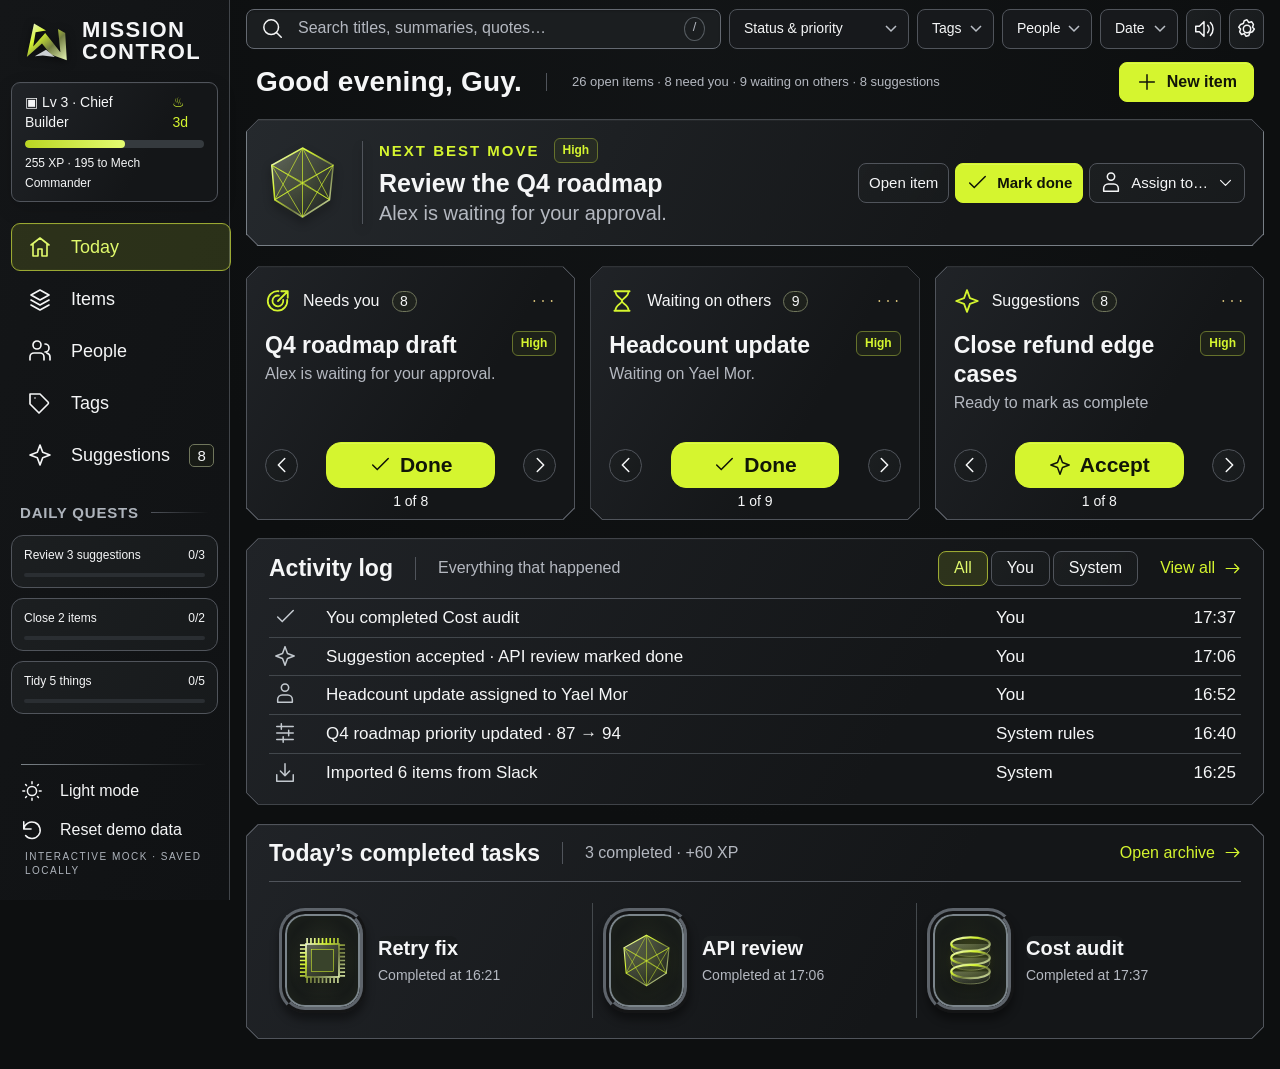
<file: docs/reference/mission-control-lime.html>
<!DOCTYPE html>
<html lang="en"><head><meta charset="utf-8"><meta name="viewport" content="width=device-width,initial-scale=1"><title>Mission Control — Charcoal &amp; Lime</title>
<style>
:root{--bg:#181715;--panel:#25211c;--panel2:#30271e;--text:#f5e9d5;--muted:#c7beb0;--line:#67543b;--gold:#e6b668;--dim:#9f8664;--cream:#f5d8a9;--shadow:0 8px 24px #0003;--side:264px;--font:'Segoe UI',Arial,sans-serif}*{box-sizing:border-box}body{margin:0;color:var(--text);background:radial-gradient(ellipse at 42% 0%,#30271d55,transparent 45%),var(--bg);font-family:var(--font);font-size:16px;line-height:1.4}button,input,select,textarea{font:inherit}button,a,input,select,textarea{-webkit-tap-highlight-color:transparent}button{cursor:pointer;color:inherit}button:disabled{opacity:.35;cursor:default}button:focus-visible,a:focus-visible,input:focus-visible,select:focus-visible,textarea:focus-visible{outline:2px solid var(--gold);outline-offset:4px}button,a{touch-action:manipulation}a{color:var(--cream)}button{background:linear-gradient(120deg,#3a30234d,#17171580);border:1px solid var(--line);border-radius:8px;padding:8px 16px;transition:background .18s,border-color .18s,box-shadow .18s;display:inline-flex;align-items:center;justify-content:center;gap:9px;white-space:nowrap}button:hover{background-color:#6b4b284d;border-color:var(--gold)}button.primary{color:#241b10;background:linear-gradient(#fff0d6,#e8bd82);border-color:#fce3bd;box-shadow:inset 0 1px 2px #fff8,0 3px 12px #0003;font-weight:650}button.primary:hover{background:linear-gradient(#fff5e2,#f5d5a1);box-shadow:0 0 16px #d99f4c33}.icon{width:22px;height:22px;flex-shrink:0;fill:none;stroke:currentColor;stroke-width:1.65;stroke-linecap:round;stroke-linejoin:round}.icon.small{width:17px;height:17px}.iconbtn{padding:8px;width:42px;height:40px;flex-shrink:0}.ghost{background:transparent;border-color:transparent;box-shadow:none}.gold{color:var(--gold)}.muted{color:var(--muted)}.small{font-size:14px}.micro{font-size:12px}.row{display:flex;align-items:center;gap:12px}.between{display:flex;align-items:center;justify-content:space-between;gap:16px}.grow{flex:1;min-width:0}.nowrap{white-space:nowrap}.stack{display:grid;gap:16px}h1,h2,h3,p{margin:0}h1{font-size:38px;line-height:1.2;font-weight:650;letter-spacing:.2px}h2{font-size:25px;font-weight:650;line-height:1.25}h3{font-size:23px;font-weight:650;line-height:1.3}p{color:var(--muted)}.panel{border:1px solid var(--line);border-radius:13px;background:linear-gradient(118deg,#44311e30,#26221d55 50%,#17171544);box-shadow:inset 0 1px 0 #e8c99b0c,var(--shadow);position:relative}.panel.accent{border-color:#bb8a4e;box-shadow:inset 0 0 35px #a56a2320,0 0 8px #cf943825,var(--shadow)}.active,.tab.active{border-color:#e9ba77;background:linear-gradient(110deg,#78512b8c,#47331d88);box-shadow:inset 0 0 14px #ffba4c25,0 0 9px #ffbd5633;color:#fff2d9}.textbtn{border:0;background:none;padding:5px 0;color:var(--text);box-shadow:none}.textbtn:hover{background:none;color:var(--gold)}.pill{border:1px solid var(--line);border-radius:8px;display:inline-flex;align-items:center;gap:8px;white-space:nowrap;padding:3px 10px;font-size:14px;background:linear-gradient(110deg,#51412a40,#211d1880)}.pill.needs{background:linear-gradient(110deg,#b17b385e,#6f4e2e6e);border-color:#886b48}.pill.waiting{background:#8c79552b}.pill.completed{color:#bdc78e;border-color:#707b4b}.counter{display:inline-flex;align-items:center;justify-content:center;border:1px solid var(--dim);padding:0 7px;border-radius:20px;font-size:14px;line-height:1.4;min-width:25px}.tagchip{font-size:14px;border:1px solid var(--line);border-radius:6px;padding:3px 10px;background:linear-gradient(#3d352d55,#211e1a55);display:inline-flex;align-items:center;gap:7px}.avatar{width:38px;height:38px;border:1px solid #bc9463;border-radius:50%;display:inline-flex;align-items:center;justify-content:center;background:linear-gradient(135deg,#795433,#30271e);flex-shrink:0;color:#f9ebd5;font-size:14px;box-shadow:inset 0 1px 4px #ffdfa818}.avatar.large{width:65px;height:65px;font-size:25px}.avatar.me{font-size:13px}.sidebar{width:var(--side);height:100dvh;position:fixed;top:0;left:0;padding:17px 15px 22px;display:flex;flex-direction:column;z-index:25;background:linear-gradient(100deg,#28241d,#211e19 70%,#29251e);border-right:1px solid #49402e;box-shadow:3px 0 20px #0003}.brand{display:flex;align-items:center;gap:18px;padding:0 11px 17px;letter-spacing:1.5px;font-size:25px;font-weight:650;line-height:1.02}.brand svg{width:48px;height:48px;filter:drop-shadow(0 2px 4px #0008)}.level{padding:10px 13px 9px;font-size:14px;border-radius:9px;margin-bottom:21px}.level .progress{height:8px;border-radius:5px;background:#544e42;margin:8px 0 5px;overflow:hidden}.level .progress>span{display:block;height:100%;width:56%;background:linear-gradient(90deg,#e7b76f,#ffe8bd);border-radius:inherit}.sidebar nav{display:grid;gap:4px}.nav{border:1px solid transparent;justify-content:flex-start;background:none;padding:11px 16px;font-size:20px;border-radius:9px;gap:19px;width:100%;line-height:1.25}.nav .counter{margin-left:auto;font-size:15px;border-radius:5px}.nav .icon{width:24px;height:24px}.quests{margin-top:23px}.section-label{color:#d1c0a2;letter-spacing:.8px;font-size:15px;font-weight:600}.quests .section-label{display:flex;gap:12px;align-items:center;margin:0 9px 12px}.quests .section-label:after{content:'';height:1px;background:linear-gradient(90deg,var(--line),transparent);flex:1}.quest{display:flex;align-items:center;justify-content:space-between;width:100%;padding:10px 13px;margin-bottom:10px;font-size:15px;box-shadow:inset 0 1px 2px #fff1}.sidebar-bottom{margin-top:auto;padding:16px 10px 0;display:grid;gap:2px}.sidebar-bottom:before{content:'';width:100%;height:1px;background:linear-gradient(90deg,#c6aa7b,transparent);margin-bottom:6px}.sidebar-bottom button{justify-content:flex-start;font-size:16px;padding:7px 0;gap:17px}.workspace{margin-left:var(--side);padding:0 16px 30px;max-width:1900px}.topbar{height:57px;display:flex;align-items:center;gap:14px}.search{display:flex;align-items:center;gap:12px;padding:7px 15px;border:1px solid var(--line);border-radius:8px;background:#15141265;min-width:0;height:40px;box-shadow:inset 0 1px 3px #0004}.search input{width:100%;border:0;background:none;color:var(--text);outline:0;min-width:0}.search input::placeholder{color:var(--muted)}.search kbd{font-family:inherit;font-size:13px;border:1px solid #5f513e;border-radius:50%;width:24px;height:24px;text-align:center;color:var(--muted)}.topbar select{max-width:170px}.select{border:1px solid var(--line);border-radius:8px;padding:7px 32px 7px 14px;color:var(--text);background:var(--bg);height:40px;cursor:pointer}option{background:#28231e;color:#f5e9d5}.page-head{display:flex;align-items:center;gap:24px;padding:4px 17px 25px 14px;min-height:102px}.page-head .emblem{width:115px;height:90px;border-right:1px solid var(--line);padding-right:24px;flex-shrink:0}.page-head .subtitle{font-size:18px;margin-top:5px;letter-spacing:.2px}.page-head .primary{margin-left:auto;padding:9px 22px;font-size:20px}.emblem{filter:drop-shadow(0 5px 5px #0007);color:var(--gold)}.tabs{display:flex;align-items:center;gap:3px}.tab{font-size:18px;padding:10px 25px;border-radius:8px;gap:12px}.view-tabs{margin-bottom:21px}.local-toolbar{display:flex;gap:18px;margin-bottom:17px}.local-toolbar .search{height:44px}.local-toolbar .select{height:44px}.cards{display:grid;grid-template-columns:repeat(2,minmax(0,1fr));gap:16px}.person-card,.tag-card{padding:18px 22px 13px;min-height:203px}.person-card:hover,.tag-card:hover{border-color:#b89463}.card-top{display:flex;align-items:center;gap:20px}.card-top .grow{padding-left:18px;border-left:1px solid var(--line)}.card-actions{align-self:flex-start;display:flex;gap:1px}.card-actions .iconbtn{width:30px;padding:3px;height:32px}.card-actions .starred svg{fill:var(--gold);stroke:var(--gold)}.card-counts{display:flex;align-items:center;gap:15px;margin-top:7px;flex-wrap:wrap}.card-counts .pill{padding:1px 9px}.card-divider{border-top:1px solid var(--line);margin-top:13px;padding-top:8px}.card-item{display:flex;gap:18px;align-items:flex-start}.card-item .icon{margin-top:4px}.card-item strong{font-size:19px;font-weight:600}.card-item p{font-size:15px;margin-top:1px}.card-link{display:flex;justify-content:flex-end;margin-top:5px}.tag-card{min-height:182px;padding-top:14px}.tag-card .card-top{gap:18px}.tag-icon{width:64px;height:64px;display:grid;place-items:center;flex-shrink:0;border:1px solid color-mix(in srgb,var(--accent),transparent 25%);border-radius:13px;background:linear-gradient(130deg,color-mix(in srgb,var(--accent),transparent 65%),#24211e);box-shadow:inset 0 2px 4px #fff1,0 4px 7px #0004;color:var(--accent)}.tag-icon .icon{width:39px;height:39px;stroke-width:1.25}.tag-card .card-divider{padding-top:2px;margin-top:12px}.tag-item{width:100%;display:flex;justify-content:flex-start;padding:6px 4px;border:0;border-radius:0;background:none;font-weight:600;font-size:17px;white-space:normal;text-align:left}.tag-item+.tag-item{border-top:1px solid #67543b66}.tag-item .icon:last-child{margin-left:auto}.bottom-strip{margin-top:24px;padding:17px 27px;min-height:77px}.bottom-strip>.icon{width:38px;height:38px;color:var(--gold)}.bottom-strip .grow{border-left:1px solid var(--line);padding-left:25px;margin-left:8px}.bottom-strip strong{font-size:21px;font-style:italic;font-weight:550}.pagination{display:flex;justify-content:space-between;align-items:center;gap:20px;margin-top:16px;padding:0 10px;color:var(--muted);font-size:14px}.pages{display:flex;gap:5px}.pages button{height:38px;min-width:38px;padding:6px 11px}.table-panel{padding:0 12px 16px}.table-toolbar{padding:17px 8px 14px}.table-wrap{overflow:auto}.items-table{width:100%;border-collapse:collapse;min-width:790px}.items-table th{color:var(--muted);font-size:16px;font-weight:400;text-align:left;padding:16px 12px;border-top:1px solid var(--line);border-bottom:1px solid var(--line)}.items-table td{padding:10px 12px;border-bottom:1px solid #7b6b575e;height:66px}.items-table th:first-child,.items-table td:first-child{width:45px;padding-left:17px;padding-right:4px}.items-table .title-cell{width:40%;cursor:pointer}.item-title{font-size:20px;font-weight:650;line-height:1.2;display:block;color:var(--text);text-decoration:none;text-align:left;background:none;border:0;padding:0;white-space:normal}.item-title:hover{color:var(--gold);background:none}.item-sub{font-size:15px;color:var(--muted);margin-top:3px}.items-table tr.highlight{background:linear-gradient(90deg,#9b713a38,transparent);box-shadow:inset 4px 0 #e6b65d}.items-table tr:hover td{background:#ab7f3610}.check{appearance:none;width:21px;height:21px;border:1px solid #d5bf9a;border-radius:4px;background:#18171533;cursor:pointer;display:inline-grid;place-content:center;vertical-align:middle;flex-shrink:0}.check:checked{background:#9c681d;border-color:#ffd785;box-shadow:0 0 6px #db9d4c55}.check:checked:after{content:'✓';color:#fff2d9;font-size:17px}.table-actions{display:flex;gap:9px;justify-content:flex-end}.table-actions .iconbtn{width:40px;height:36px}.board{display:grid;grid-template-columns:repeat(3,minmax(0,1fr));gap:16px}.board-column{padding:16px}.board-column h3{font-size:18px;margin-bottom:15px}.board-item{display:grid;gap:12px;width:100%;text-align:left;margin-bottom:10px;padding:16px;white-space:normal;justify-content:stretch}.board-item strong{font-size:17px}.board-item .pill{justify-self:start}.breadcrumb{padding:3px 17px 15px;display:flex;align-items:center;justify-content:space-between;gap:20px}.detail-head{padding-top:0;padding-bottom:22px;min-height:134px}.detail-head .primary{margin-left:0;white-space:nowrap}.detail-head .header-actions{margin-left:auto;display:flex;gap:13px}.detail-head h1{font-size:37px}.detail-head .emblem{height:102px;width:118px}.detail-head .pills{display:flex;gap:12px;margin-top:10px}.next-move{padding:20px 25px;display:flex;align-items:center;gap:28px;margin-bottom:20px;min-height:106px}.next-move>.icon{height:54px;width:54px;color:#ffd27e;filter:drop-shadow(0 0 7px #e8984644)}.next-move .grow{border-left:1px solid var(--line);padding-left:29px}.eyebrow{font-size:13px;letter-spacing:1px;font-weight:600;color:var(--cream);margin-bottom:1px}.next-move h2{font-size:25px;margin-bottom:3px}.next-move button{font-size:19px;font-weight:650}.detail-grid{display:grid;grid-template-columns:minmax(0,2fr) minmax(285px,1fr);gap:16px}.detail-content{min-height:620px}.detail-tabs{padding:6px 11px;border-bottom:1px solid var(--line)}.detail-tabs .tab{font-size:17px;padding:7px 20px}.detail-body{padding:17px 28px}.detail-body h2{margin-bottom:5px}.brief{font-size:16px;margin-bottom:20px}.checklist{display:grid;gap:6px;margin-top:10px}.checklist label{display:flex;align-items:center;gap:13px;cursor:pointer}.conversation{border-top:1px solid var(--line);margin-top:25px;padding-top:16px}.message{display:flex;gap:16px;margin-top:18px}.message .avatar{width:45px;height:45px}.message-body{border-left:1px solid var(--line);padding-left:14px}.message p{margin-top:2px;color:var(--text);font-size:15px}.message time{font-weight:400;color:#d5bc93;font-size:14px}.note-box{border:1px solid var(--line);border-radius:8px;margin-top:25px;padding:10px;display:flex;gap:15px;align-items:flex-end;background:#211d1933}.note-box textarea{resize:vertical;background:none;border:0;color:var(--text);width:100%;min-height:50px;font-size:15px;outline:0}.detail-card{padding:14px 23px 20px}.detail-card h3{font-size:21px;margin-bottom:8px}.detail-row{display:flex;gap:16px;align-items:center;border-top:1px solid var(--line);padding:10px 0;font-size:15px;min-height:44px}.detail-row .label{width:105px;flex-shrink:0}.detail-row button{padding:0;border:0;background:none;text-align:left;justify-content:flex-start;white-space:normal}.source-row{padding:13px 0;width:100%;justify-content:flex-start;border:0;border-top:1px solid var(--line);border-radius:0;background:none;font-size:15px;text-align:left;white-space:normal}.source-row .icon:last-child{margin-left:auto}.source-date{padding-top:17px;margin-top:10px;border-top:1px solid var(--line);font-size:14px;font-style:italic;color:var(--muted)}.greeting{padding:5px 10px 17px;display:flex;align-items:center;gap:24px}.greeting h1{font-size:34px}.greeting p{border-left:1px solid var(--line);padding-left:25px;font-size:16px}.greeting .primary{margin-left:auto}.today-hero{padding:18px 28px;min-height:120px;display:flex;gap:28px;align-items:center;margin-bottom:20px}.today-hero .emblem{width:98px;height:83px;border-right:1px solid var(--line);padding-right:22px}.today-hero h2{font-size:29px}.today-hero .eyebrow{color:#e0bf62;font-size:15px;letter-spacing:2px}.today-hero p{font-size:20px}.today-hero .actions{display:flex;gap:14px}.today-hero button{font-size:18px}.carousel-grid{display:grid;grid-template-columns:repeat(3,minmax(0,1fr));gap:15px;margin-bottom:18px}.carousel{padding:16px 28px 8px;min-height:235px;display:flex;flex-direction:column}.carousel .row{font-size:19px}.carousel .row .icon{color:#dec77c;width:26px;height:26px}.carousel .row .textbtn{margin-left:auto}.carousel h2{margin-top:12px;font-size:28px}.carousel p{font-size:19px;margin-top:3px}.carousel-controls{margin-top:auto;padding-top:28px;display:flex;align-items:center;justify-content:space-between;gap:13px}.carousel-controls .primary{min-width:58%;font-size:21px;padding:7px 15px;border-radius:15px}.round{border-radius:50%;height:33px;width:33px;padding:4px}.carousel-index{text-align:center;font-size:14px;padding-top:4px}.activity{padding:0 22px 12px;margin-bottom:19px}.panel-heading{display:flex;gap:22px;align-items:center;padding:12px 0;border-bottom:1px solid var(--line)}.panel-heading h2{font-size:28px}.panel-heading>p{border-left:1px solid var(--line);padding-left:22px;font-size:19px}.panel-heading .tabs{margin-left:auto}.panel-heading .tab{padding:5px 26px;font-size:16px}.panel-heading .textbtn{color:#d6bc69;white-space:nowrap}.activity-row{display:grid;grid-template-columns:32px 1fr 150px 70px;gap:20px;padding:7px 5px;border-bottom:1px solid #67543b5a;font-size:17px}.activity-row:last-child{border-bottom:0}.activity-row .icon{color:#d2bd84}.activity-row time{text-align:right}.completed-panel{padding:0 22px 20px}.completed-grid{display:grid;grid-template-columns:repeat(3,minmax(0,1fr));padding-top:21px}.completed-card{display:flex;align-items:center;gap:20px;padding:5px 18px;border-right:1px solid #67543b70}.completed-card:last-child{border:0}.medal{width:113px;height:129px;flex-shrink:0;padding:10px;border:6px ridge #796347;border-radius:26px;background:radial-gradient(ellipse,#c1872c44,#211b12 63%);box-shadow:inset 0 0 0 2px #c19252,inset 0 0 25px #e1a34b66,0 7px 8px #0006}.medal .emblem{width:100%;height:100%}.completed-card h3{font-size:22px}.completed-card p{margin-top:6px;font-size:17px}.completed-card h3:before{content:'✓';color:var(--gold);margin-right:12px}.empty{padding:50px 25px;text-align:center;color:var(--muted)}.empty h2{color:var(--text);margin-bottom:10px}.filter-banner{margin:0 0 15px;padding:10px 16px;display:flex;align-items:center;gap:12px}.filter-banner .textbtn{margin-left:auto}.toast{position:fixed;bottom:25px;left:calc(50% + 100px);transform:translateX(-50%) translateY(20px);background:#332a1f;border:1px solid #c39a61;border-radius:10px;box-shadow:0 8px 30px #0008;padding:13px 20px;z-index:80;opacity:0;pointer-events:none;transition:.2s;display:flex;gap:13px;align-items:center}.toast.show{opacity:1;transform:translateX(-50%) translateY(0);pointer-events:auto}.toast button{font-size:13px;padding:4px 9px}dialog{background:linear-gradient(130deg,#30271f,#1c1a17);color:var(--text);border:1px solid #b18a52;border-radius:16px;width:min(560px,calc(100% - 30px));padding:25px;box-shadow:0 25px 100px #000a}dialog::backdrop{background:#080706ad;backdrop-filter:blur(5px)}dialog h2{margin-bottom:8px}dialog form{display:grid;gap:15px}dialog label{display:grid;gap:6px;font-size:14px;color:var(--muted)}dialog input,dialog textarea,dialog select{width:100%;padding:11px 13px;background:#171512;color:var(--text);border:1px solid var(--line);border-radius:8px}dialog textarea{min-height:90px;resize:vertical}dialog .modal-footer{display:flex;justify-content:flex-end;gap:10px;margin-top:8px}.mobile-menu{display:none}.demo-label{font-size:10px;letter-spacing:1.5px;color:#ac9672;text-transform:uppercase;margin-left:4px}.light{--bg:#f0e6d6;--panel:#f7efdf;--panel2:#e8d4b8;--text:#392c1e;--muted:#776650;--line:#baa17b;--gold:#99641f;--dim:#95784b;--cream:#83551c}.light .sidebar{background:linear-gradient(110deg,#ead9bd,#f3e9d8)}.light button:not(.primary){color:var(--text)}.light .search{background:#fff6}.light .panel{background:linear-gradient(120deg,#fff8,#f3e8d955)}.light .active{color:#432a0c;background:#dfbb80}.light .avatar{color:#fff2da}.light .nav.active{background:#dfbb80}.light .item-title{color:var(--text)}.light dialog{background:#f5e8d2}.light dialog input,.light dialog select,.light dialog textarea{background:#fff8;color:var(--text)}.light .toast{background:#f2dfbe}.light .eyebrow{color:#9a671e}.light .check{border-color:#8e6e43}.light .topbar select{background:#f6ecdc}.light .source-date{color:var(--muted)}
@media(min-width:1700px){.workspace{padding-left:28px;padding-right:28px}.cards{gap:22px}.person-card{min-height:220px}.tag-card{min-height:200px}.detail-content{min-height:650px}}@media(max-width:1300px){:root{--side:230px}.sidebar{padding-left:11px;padding-right:11px}.brand{font-size:22px;gap:12px}.nav{font-size:18px}.topbar{gap:8px}.topbar .select{max-width:125px;font-size:14px}.topbar .iconbtn{width:35px}.tab{padding:9px 17px;font-size:16px}.greeting p{font-size:13px}.greeting h1{font-size:28px}.today-hero{gap:16px;padding:18px}.today-hero .actions{gap:6px}.today-hero button{font-size:15px;padding:8px 10px}.today-hero h2{font-size:25px}.carousel{padding:16px 18px 8px}.carousel h2{font-size:23px}.carousel p{font-size:16px}.carousel .row{font-size:16px}.completed-card{padding:5px 10px;gap:12px}.medal{width:87px;height:105px}.completed-card h3{font-size:18px}.completed-card p{font-size:14px}.panel-heading h2{font-size:23px}.panel-heading>p{font-size:16px}.panel-heading .tab{padding:5px 15px}.person-card,.tag-card{padding-left:16px;padding-right:16px}.card-top{gap:13px}.card-top .grow{padding-left:13px}.card-counts{gap:8px}.card-counts .pill{font-size:12px}.card-top h3{font-size:21px}.card-top p{font-size:14px}.card-actions .iconbtn{width:25px}.detail-head{gap:18px}.detail-head h1{font-size:29px}.detail-head .header-actions{gap:7px}.detail-head .primary{font-size:16px;padding:9px 14px}.detail-head .emblem{width:90px;padding-right:17px}.detail-body{padding:18px}.detail-row .label{width:85px}.detail-card{padding:14px 16px}.next-move h2{font-size:22px}}@media(max-width:1050px){:root{--side:205px}.brand{font-size:19px;padding-left:4px;gap:8px}.brand svg{width:39px}.sidebar .level{font-size:12px}.nav{padding-left:10px;gap:12px}.quest{font-size:13px;padding:9px}.topbar .filter-tags,.topbar .filter-people,.topbar .filter-date{display:none}.page-head{padding-left:0;padding-right:0;gap:17px}.page-head .emblem{width:87px;padding-right:17px}.page-head h1{font-size:32px}.page-head .subtitle{font-size:16px}.card-top .avatar.large{width:48px;height:48px;font-size:20px}.card-top .grow{border:0;padding:0}.card-top{gap:10px}.card-actions{gap:0}.card-counts{gap:5px}.card-counts .pill{padding:2px 5px;gap:4px}.card-counts .icon{width:14px}.tag-icon{width:45px;height:50px}.card-top h3{font-size:19px}.tag-item{font-size:15px}.card-item strong{font-size:17px}.greeting{flex-wrap:wrap;gap:8px}.greeting p{border:0;padding:0;order:3;width:100%}.today-hero .emblem{width:70px}.today-hero .actions{flex-wrap:wrap;max-width:220px}.carousel{padding:14px 12px 8px}.carousel .row{gap:7px;font-size:15px}.carousel h2{font-size:21px}.carousel-controls{gap:5px}.carousel-controls .primary{font-size:18px;min-width:50%}.panel-heading{gap:12px}.panel-heading>p{display:none}.activity-row{grid-template-columns:24px 1fr 90px 50px;gap:12px;font-size:14px}.completed-card{flex-direction:column;text-align:center}.detail-grid{grid-template-columns:1fr}.detail-grid>aside{display:grid;grid-template-columns:1fr 1fr;align-items:start}.detail-head{flex-wrap:wrap}.detail-head .header-actions{margin-left:104px}.detail-content{min-height:0}.next-move{gap:18px;padding:18px}.next-move .grow{padding-left:18px}.next-move button{font-size:16px}}
@media(max-width:760px){:root{--side:0px}.sidebar{transform:translateX(-100%);width:250px;transition:transform .2s}.sidebar.open{transform:translateX(0)}.sidebar-backdrop{position:fixed;inset:0;background:#0009;z-index:24}.workspace{margin:0;padding:0 12px 25px}.topbar{gap:8px;height:59px}.mobile-menu{display:inline-flex}.topbar>.select,.topbar>.sound,.topbar>.settings{display:none}.topbar .search{flex:1}.search kbd{display:none}.page-head{padding:13px 2px 20px;gap:12px;min-height:110px}.page-head .emblem{width:66px;height:65px;padding-right:10px}.page-head h1{font-size:28px}.page-head .subtitle{font-size:13px}.page-head .primary{font-size:14px;padding:8px 11px;gap:5px}.page-head .primary .icon{width:17px}.view-tabs{overflow-x:auto;padding-bottom:6px;gap:4px;margin-bottom:13px}.tab{padding:8px 13px;font-size:14px;gap:7px;flex-shrink:0}.counter{font-size:12px;min-width:20px;padding:0 5px}.local-toolbar{gap:9px}.local-toolbar .select{font-size:13px;max-width:130px;padding-left:8px}.cards{grid-template-columns:1fr;gap:13px}.person-card,.tag-card{padding:17px 18px;min-height:0}.card-top .avatar.large{width:60px;height:60px;font-size:23px}.card-top .grow{border-left:1px solid var(--line);padding-left:15px}.card-top{gap:15px}.card-top h3{font-size:22px}.card-top p{font-size:14px}.card-counts{gap:10px}.card-counts .pill{font-size:12px;padding:2px 8px}.card-counts .icon{width:16px}.tag-icon{width:59px;height:59px}.tag-item{font-size:16px}.tag-card .card-top{gap:12px}.bottom-strip{padding:15px;gap:10px;flex-wrap:wrap}.bottom-strip strong{font-size:18px}.bottom-strip .grow{padding-left:14px;margin-left:0}.bottom-strip p{font-size:13px}.bottom-strip>.icon{width:30px}.bottom-strip>.textbtn{margin-left:auto}.pagination{font-size:12px;padding:0;gap:8px}.greeting{padding:10px 2px 15px}.greeting h1{font-size:25px}.greeting .primary{font-size:14px;padding:8px}.greeting p{font-size:12px;margin-top:6px}.today-hero{flex-wrap:wrap;padding:16px;gap:14px}.today-hero .emblem{width:60px;height:62px;padding-right:12px}.today-hero h2{font-size:22px}.today-hero p{font-size:15px}.today-hero .eyebrow{font-size:11px}.today-hero .actions{max-width:none;width:100%;justify-content:flex-end}.carousel-grid{grid-template-columns:1fr;gap:14px}.carousel{min-height:218px;padding:17px 22px 10px}.carousel .row{font-size:18px}.carousel h2{font-size:25px}.carousel p{font-size:17px}.carousel-controls{padding-top:18px}.carousel-controls .primary{font-size:20px}.activity{padding:0 12px 10px}.panel-heading h2{font-size:22px}.panel-heading .tabs .tab{padding:5px 10px;font-size:13px}.panel-heading>.textbtn{font-size:12px}.activity .panel-heading{flex-wrap:wrap;gap:8px}.activity-row{grid-template-columns:21px 1fr 42px;gap:8px;font-size:13px}.activity-row .actor{display:none}.activity-row .icon{width:18px}.completed-panel{padding:0 14px 16px}.completed-panel .panel-heading h2{font-size:21px}.completed-grid{padding-top:12px;gap:8px}.completed-card{padding:4px;gap:10px}.medal{width:75px;height:86px;padding:6px;border-width:4px;border-radius:18px}.completed-card h3{font-size:14px}.completed-card h3:before{margin-right:4px}.completed-card p{font-size:11px}.breadcrumb{padding:6px 0 15px;font-size:13px;gap:8px}.breadcrumb .row{gap:6px}.breadcrumb button{font-size:12px;padding:6px 8px;gap:4px}.breadcrumb .icon{width:16px}.detail-head{padding:0 0 18px}.detail-head .emblem{width:68px;height:75px}.detail-head h1{font-size:26px}.detail-head .subtitle{font-size:15px}.detail-head .header-actions{margin-left:0;justify-content:flex-end;width:100%}.detail-head .header-actions button{font-size:15px}.detail-head .pills{gap:7px;margin-top:8px}.next-move{flex-wrap:wrap;gap:13px;padding:17px}.next-move>.icon{width:36px;height:36px}.next-move .grow{padding-left:15px}.next-move h2{font-size:19px}.next-move p{font-size:13px}.next-move .eyebrow{font-size:10px}.next-move button{margin-left:auto}.detail-grid>aside{grid-template-columns:1fr}.detail-body{padding:18px}.detail-body h2{font-size:23px}.detail-tabs .tab{font-size:15px;padding:7px 15px}.conversation .between{flex-wrap:wrap;gap:5px}.message{gap:10px}.message .avatar{width:38px;height:38px}.message-body{padding-left:10px}.message p{font-size:14px}.note-box{gap:5px}.note-box .primary{font-size:13px;padding:8px}.board{grid-template-columns:1fr}.toast{left:50%;width:max-content;max-width:94%;bottom:18px;font-size:14px}.table-panel .table-toolbar{gap:10px}.table-toolbar .select{font-size:14px}.view-toggle{margin-left:auto;flex-shrink:0}.view-toggle button{font-size:0;padding:8px 10px}.view-toggle .icon{width:18px}.filter-banner{font-size:13px}.hide-mobile{display:none}}

/* Fine metallic edges and clipped corners from the reference screens. */
.panel:not(.level){border-radius:0;clip-path:polygon(12px 0,calc(100% - 12px) 0,100% 12px,100% calc(100% - 12px),calc(100% - 12px) 100%,12px 100%,0 calc(100% - 12px),0 12px)}
.panel:not(.level)::after{content:"";position:absolute;inset:0;pointer-events:none;background:linear-gradient(135deg,transparent 7px,var(--line) 7px,var(--line) 8px,transparent 8px) top left,linear-gradient(225deg,transparent 7px,var(--line) 7px,var(--line) 8px,transparent 8px) top right,linear-gradient(315deg,transparent 7px,var(--line) 7px,var(--line) 8px,transparent 8px) bottom right,linear-gradient(45deg,transparent 7px,var(--line) 7px,var(--line) 8px,transparent 8px) bottom left;background-size:12px 12px;background-repeat:no-repeat}
.nav.active{border-color:#d0a163;background:linear-gradient(110deg,#78512b8c,#47331d88);box-shadow:inset 0 0 14px #ffba4c25,0 0 9px #ffbd5633}
.topbar .filter-status{width:170px;flex-shrink:0}.topbar .filter-tags{width:86px;flex-shrink:0}.topbar .filter-people{width:102px;flex-shrink:0}.topbar .filter-date{width:90px;flex-shrink:0}
.view-tabs{min-height:46px}.bottom-strip .emblem{flex-shrink:0}
@media(max-width:1300px){.topbar .filter-status{max-width:150px}.topbar .filter-tags{width:77px}.topbar .filter-people{width:90px}.topbar .filter-date{width:78px}}

.select{appearance:none;background-image:url("data:image/svg+xml,%3Csvg xmlns='http://www.w3.org/2000/svg' width='12' height='8'%3E%3Cpath d='m1 1 5 5 5-5' fill='none' stroke='%23ccbba0' stroke-width='1.5'/%3E%3C/svg%3E");background-repeat:no-repeat;background-position:right 11px center;padding-right:28px}
.topbar .filter-status{width:180px;max-width:180px}
@media(min-width:761px) and (max-width:1450px){.card-counts{gap:8px}.card-counts .pill{font-size:12px;padding:1px 6px;gap:5px}.card-counts .icon{width:15px}.card-counts .counter{font-size:12px;min-width:18px;padding:0 5px}.card-top{gap:15px}.card-top .grow{padding-left:12px}.person-card .card-actions{position:absolute;top:16px;right:16px}.person-card h3{padding-right:25px}.person-card{min-height:205px}}
@media(max-width:760px){.topbar .filter-status{display:none}}
/* Dashboard palette: charcoal, cool gray, white and electric lime. */
body.palette-home{--bg:#0d0f10;--panel:#17191c;--panel2:#202327;--text:#f5f6f7;--muted:#b4b8c0;--line:#50545b;--gold:#d5f52f;--dim:#858b92;--cream:#e1fa63;--shadow:0 8px 24px #0003;background:radial-gradient(ellipse at 55% 0%,#24282c35,transparent 55%),#0d0f10}
.palette-home .sidebar{background:linear-gradient(110deg,#141618,#101214);border-color:#41454a;box-shadow:none}
.palette-home .panel{background:linear-gradient(120deg,#202327,#141618 65%);box-shadow:inset 0 1px 0 #ffffff05,0 7px 20px #0002}
.palette-home .panel.accent{border-color:#787f86;background:linear-gradient(115deg,#25292d,#151719 70%);box-shadow:inset 0 1px 0 #ffffff0a,0 8px 25px #0003}
.palette-home button{background-color:#191c1e;background-image:linear-gradient(120deg,#ffffff03,#00000012)}
.palette-home button:hover{background-color:#272c2d;border-color:#b1bd6a}
.palette-home button.primary{background:#d5f52f;border-color:#d5f52f;color:#111508;box-shadow:inset 0 1px 0 #ffffff25}
.palette-home button.primary:hover{background:#e1ff4a;border-color:#e1ff4a;box-shadow:0 0 0 3px #d5f52f16}
.palette-home .nav{background:none;border-color:transparent}
.palette-home .nav.active,.palette-home .tab.active,.palette-home .active{background:#d5f52f20;border-color:#9ba933;color:#e0f96c;box-shadow:inset 0 0 0 1px #d5f52f09}
.palette-home .textbtn,.palette-home .ghost{background:none;border-color:transparent}
.palette-home .textbtn:hover{color:#d5f52f;background:none}
.palette-home .search{background:#1b1e20;border-color:#646971;box-shadow:inset 0 1px 2px #0003}
.palette-home .search kbd{border-color:#565c61}
.palette-home .select{background-color:#17191c;background-image:url("data:image/svg+xml,%3Csvg xmlns='http://www.w3.org/2000/svg' width='12' height='8'%3E%3Cpath d='m1 1 5 5 5-5' fill='none' stroke='%23b9bec5' stroke-width='1.5'/%3E%3C/svg%3E")}
.palette-home option{background:#181b1e;color:#f5f6f7}
.palette-home .section-label,.palette-home .demo-label{color:#aeb4bc}
.palette-home .sidebar-bottom:before{background:linear-gradient(90deg,#7b8288,transparent)}
.palette-home .level .progress{background:#353a3e}
.palette-home .level .progress>span{background:linear-gradient(90deg,#bad522,#e4fc71)}
.palette-home .quest{box-shadow:none}
.palette-home .counter{border-color:#70765c;background:#d5f52f08}
.palette-home .today-hero .eyebrow,.palette-home .eyebrow{color:#d5f52f}
.palette-home .carousel .row>.icon{color:#d5f52f}
.palette-home .activity-row{border-color:#42474c}
.palette-home .activity-row .icon{color:#c2c8ce}
.palette-home .activity-row:first-of-type .icon{color:#d5f52f}
.palette-home .panel-heading .textbtn{color:#d5f52f}
.palette-home .completed-card{border-color:#44494d}
.palette-home .medal{border-color:#5e646b;background:radial-gradient(ellipse,#d5f52f1c,#141719 67%);box-shadow:inset 0 0 0 2px #7b858b,inset 0 0 25px #d5f52f12,0 7px 8px #0006}
.palette-home .emblem{filter:drop-shadow(0 5px 5px #0007)}
.palette-home #gold stop:nth-child(1){stop-color:#f0f3ed}.palette-home #gold stop:nth-child(2){stop-color:#d5f52f}.palette-home #gold stop:nth-child(3){stop-color:#727d42}.palette-home #gold stop:nth-child(4){stop-color:#e7f7b5}
.palette-home #face stop:nth-child(1){stop-color:#b8c1a4;stop-opacity:.45}.palette-home #face stop:nth-child(2){stop-color:#252d24;stop-opacity:.3}
.palette-home #glow stop:nth-child(1){stop-color:#d5f52f;stop-opacity:.12}.palette-home #glow stop:nth-child(2){stop-color:#d5f52f;stop-opacity:0}
.palette-home .emblem [stroke="#ffd897"],.palette-home .emblem [stroke="#f5c67e"]{stroke:#d5f52f}
.palette-home .emblem [fill="#9b6426"]{fill:#39432b}.palette-home .emblem [fill="#a96d2944"]{fill:#d5f52f15}
.palette-home .brand svg path:last-child{fill:#cbd0d3}
.palette-home dialog{background:linear-gradient(130deg,#24282b,#141719);border-color:#70777e}
.palette-home dialog input,.palette-home dialog textarea,.palette-home dialog select{background:#111416;border-color:#51585e;color:#f5f6f7}
.palette-home .toast{background:#242b22;border-color:#8a9b45;color:#f2f5e9}
.palette-home.light{--bg:#eef0e9;--text:#151a16;--muted:#535d57;--line:#a1aaa3;--gold:#637714;--cream:#53680d;background:#eef0e9}
.palette-home.light .sidebar{background:#e3e7dc}.palette-home.light .panel{background:linear-gradient(120deg,#f9fbf5,#e7ecdf)}
.palette-home.light .search,.palette-home.light .select{background-color:#f7faf2;color:#151a16}.palette-home.light .nav.active,.palette-home.light .tab.active{color:#42560b;background:#d5f52f38}
.palette-home.light .eyebrow,.palette-home.light .today-hero .eyebrow,.palette-home.light .panel-heading .textbtn{color:#637714}
.palette-home.light .section-label,.palette-home.light .demo-label{color:#626c63}


/* Charcoal & Lime applies to the entire prototype. */
.palette-home .pill,.palette-home .tagchip{background:#22272a;border-color:#50575d}
.palette-home .pill.needs{background:#d5f52f16;border-color:#879b35;color:#e2f69c}
.palette-home .pill.waiting{background:#343a3e;color:#d8dde0}
.palette-home .pill.completed{background:#d5f52f12;border-color:#677638;color:#d5f52f}
.palette-home .avatar{background:linear-gradient(135deg,#454c50,#222629);border-color:#919b9e;color:#eff3f5;box-shadow:none}
.palette-home .tag-icon{background:linear-gradient(135deg,#333b39,#171d1b);box-shadow:inset 0 1px 0 #ffffff09,0 4px 9px #0004}
.palette-home .items-table tr.highlight{background:linear-gradient(90deg,#d5f52f12,transparent);box-shadow:inset 4px 0 #d5f52f}
.palette-home .items-table td{border-bottom-color:#42494e}
.palette-home .items-table tr:hover td{background:#d5f52f08}
.palette-home .check{background:#141719;border-color:#959ea5}
.palette-home .check:checked{background:#d5f52f;border-color:#e5ff67;box-shadow:none}
.palette-home .check:checked:after{color:#171d07}
.palette-home .next-move>.icon{color:#d5f52f;filter:none}
.palette-home .message time{color:#b7c4a0}
.palette-home .note-box{background:#141719}
.palette-home .tag-item+.tag-item{border-top-color:#41474b}
.palette-home .emblem [fill="#79421d"],.palette-home .emblem [fill="#68401f"]{fill:#333d27}
.palette-home .emblem [stroke="#ca9555"],.palette-home .emblem [stroke="#e0ae70"],.palette-home .emblem [stroke="#e8b875"]{stroke:#c7dd87}
.palette-home .emblem [fill="#ffe8bb"]{fill:#f3ffd0}
.palette-home .emblem [fill="#211a12"]{fill:#121710}
.palette-home.light .pill,.palette-home.light .tagchip{background:#e6ebdf;color:#253020}
.palette-home.light .avatar{color:#f2f7eb}

/* Quest progress is calculated from the same state as its displayed ratio. */
.sidebar .quest{display:flex;flex-direction:column;align-items:stretch;justify-content:flex-start;gap:9px;padding:11px 12px 10px;border-radius:12px;white-space:normal;text-align:left}
.quest-label{display:flex;align-items:center;justify-content:space-between;gap:10px;width:100%;font-size:14px;line-height:1.4}
.quest-ratio{font-variant-numeric:tabular-nums;flex-shrink:0}
.quest-track{display:block;width:100%;height:4px;overflow:hidden;background:#2a2e32;border-radius:99px}
.quest-fill{display:block;height:100%;max-width:100%;border-radius:inherit;background:#d5f52f}
.light .quest-track{background:#cbd1c4}
@media(max-width:1300px){.quest-label{font-size:12px}}
@media(max-width:760px){.quest-label{font-size:14px}}

/* Today ticket priorities and full-card navigation. */
.today-hero-label{display:flex;align-items:center;gap:14px;flex-wrap:wrap;margin-bottom:5px}
.today-ticket-heading{display:flex;align-items:flex-start;gap:10px;flex-wrap:wrap;margin-top:12px}
.today-ticket-heading h2{margin-top:0;flex:1 1 180px}
.today-priority{position:relative;display:inline-flex;align-items:center;flex-shrink:0;border:1px solid #66722c;border-radius:6px;padding:3px 8px;color:var(--gold);background:#d5f52f0d;font-size:12px;font-weight:600;line-height:1.4;cursor:help}
.priority-tooltip{position:absolute;z-index:10;top:calc(100% + 8px);right:0;padding:7px 10px;border:1px solid var(--line);border-radius:6px;background:var(--bg);color:var(--text);white-space:nowrap;box-shadow:0 4px 12px #0005;visibility:hidden;opacity:0;pointer-events:none}
.today-priority:hover .priority-tooltip,.today-priority:focus .priority-tooltip{visibility:visible;opacity:1}
.today-priority:focus-visible{outline:2px solid var(--gold);outline-offset:3px}
.clickable-ticket{cursor:pointer}
.palette-home .clickable-ticket:hover{border-color:#80913a}
.today-ticket-link{color:inherit;text-decoration:none}
.today-ticket-link:hover{color:var(--gold)}
</style></head><body class="palette-home">
<svg width="0" height="0" style="position:absolute" aria-hidden="true"><defs><linearGradient id="gold" x1="0" y1="0" x2="1" y2="1"><stop stop-color="#fff1d0"/><stop offset=".32" stop-color="#e6b46f"/><stop offset=".62" stop-color="#a96629"/><stop offset="1" stop-color="#f8d59d"/></linearGradient><linearGradient id="face" x1="0" y1="0" x2="1" y2="1"><stop stop-color="#f1bd73" stop-opacity=".75"/><stop offset="1" stop-color="#8c4619" stop-opacity=".2"/></linearGradient><radialGradient id="glow"><stop stop-color="#ffca69" stop-opacity=".65"/><stop offset="1" stop-color="#c16c12" stop-opacity="0"/></radialGradient></defs></svg>
<aside class="sidebar" id="sidebar"></aside><div class="workspace"><header class="topbar" id="topbar"></header><main id="main"></main></div><dialog id="dialog"></dialog><div class="toast" id="toast" role="status" aria-live="polite"></div>
<script>
'use strict';
const $=s=>document.querySelector(s), esc=s=>String(s??'').replace(/[&<>"']/g,c=>({'&':'&amp;','<':'&lt;','>':'&gt;','"':'&quot;',"'":'&#39;'}[c]));
const paths={home:'M3 10 12 3l9 7M5 9v12h5v-7h4v7h5V9',items:'m3 8 9-5 9 5-9 5-9-5Zm0 5 9 5 9-5M3 18l9 5 9-5',people:'M16 21v-3a4 4 0 0 0-4-4H6a4 4 0 0 0-4 4v3M17 5a4 4 0 0 1 0 8M22 21v-3a4 4 0 0 0-3-3.87M13 6a4 4 0 1 1-8 0 4 4 0 0 1 8 0',tag:'M20 13 11 22 2 13V3h10l8 8a1.4 1.4 0 0 1 0 2ZM7 7h.01',spark:'m12 2 2.7 7.3L22 12l-7.3 2.7L12 22l-2.7-7.3L2 12l7.3-2.7L12 2',search:'M21 21l-5.2-5.2M18 10a8 8 0 1 1-16 0 8 8 0 0 1 16 0',chevron:'m9 5 7 7-7 7',back:'m15 5-7 7 7 7',down:'m5 9 7 7 7-7',arrow:'M3 12h18m-6-6 6 6-6 6',external:'M6 18 20 4M9 4h11v11',check:'m4 12 5 5L21 5',plus:'M12 4v16M4 12h16',more:'M4 12h.01M12 12h.01M20 12h.01',star:'m12 2 3.1 6.3 6.9 1-5 4.9 1.2 6.8-6.2-3.2L5.8 21 7 14.2 2 9.3l6.9-1L12 2',target:'M21 3 12 12M15 3h6v6M20.5 11a9 9 0 1 1-8-8M16.8 11a5 5 0 1 1-4-4',hourglass:'M5 3h14M5 21h14M6 3c0 6 6 6 6 9s-6 3-6 9M18 3c0 6-6 6-6 9s6 3 6 9',pulse:'M2 12h5l3-9 4 18 3-9h5',user:'M20 21v-3a5 5 0 0 0-5-5H9a5 5 0 0 0-5 5v3h16ZM16 5a4 4 0 1 1-8 0 4 4 0 0 1 8 0',sun:'M12 2v2M12 20v2M2 12h2M20 12h2M5 5l1 1m12 12 1 1M5 19l1-1M18 6l1-1M17 12a5 5 0 1 1-10 0 5 5 0 0 1 10 0',reset:'M3 11a9 9 0 1 1 2 7M3 3v8h8',settings:'m9 3-1 3-3 1-2 3 2 2-1 3 2 3 3-1 2 3 3-1 1-3 3-1 2-3-2-2 1-3-2-3-3 1-2-3-3 1ZM16 12a4 4 0 1 1-8 0 4 4 0 0 1 8 0',sound:'M3 9h4l5-5v16l-5-5H3V9ZM16 8a6 6 0 0 1 0 8M19 5a10 10 0 0 1 0 14',list:'M8 6h13M8 12h13M8 18h13M3 6h.01M3 12h.01M3 18h.01',board:'M3 3h7v18H3V3ZM14 3h7v18h-7V3',doc:'M14 2H4v20h16V8l-6-6Zm0 0v6h6M8 12h8M8 16h8',calendar:'M3 5h18v17H3V5ZM3 10h18M7 2v6M17 2v6',flag:'M4 22V3h15l-3 5 3 5H4',clip:'m8 13 7-7a3 3 0 0 1 4 4L9 20a5 5 0 0 1-7-7L13 2M6 15l8-8',download:'M12 3v13m-5-5 5 5 5-5M3 15v7h18v-7',sliders:'M3 5h18M3 12h18M3 19h18M8 2v6M16 9v6M10 16v6',close:'M5 5l14 14M19 5 5 19',menu:'M3 5h18M3 12h18M3 19h18',cube:'m12 2 10 6v10l-10 5-10-5V8l10-6ZM2 8l10 6 10-6M12 14v9M7 5l10 6',compass:'m21 3-6 12-12 6L9 9l12-6ZM9 9l6 6',diamond:'m12 2 10 10-10 10L2 12 10-10',chip:'M6 6h12v12H6V6ZM9 9h6v6H9V9M8 2v4M12 2v4M16 2v4M8 18v4M12 18v4M16 18v4M2 8h4M2 12h4M2 16h4M18 8h4M18 12h4M18 16h4'};
function icon(name,cls=''){return `<svg class="icon ${cls}" viewBox="0 0 24 24" aria-hidden="true"><path d="${paths[name]||paths.spark}"/></svg>`}
function emblem(type){let s='';if(type==='items')s=[0,20,40].map((y,i)=>`<path transform="translate(0 ${y})" d="M10 25 50 5 90 25 50 45Z" fill="url(#face)" stroke="url(#gold)" stroke-width="1.8"/><path transform="translate(0 ${y})" d="M10 25v7l40 20 40-20v-7L50 45Z" fill="#79421d" stroke="url(#gold)"/>`).reverse().join('');else if(type==='people')s='<ellipse cx="50" cy="49" rx="44" ry="25" transform="rotate(-35 50 49)" fill="none" stroke="url(#gold)" stroke-width="3"/>'+[[49,47,14],[18,75,9],[78,14,9]].map(([x,y,r])=>`<circle cx="${x}" cy="${y}" r="${r}" fill="url(#gold)" stroke="#e0ae70"/><circle cx="${x-3}" cy="${y-4}" r="${r/3}" fill="#ffe8bb" opacity=".7"/>`).join('');else if(type==='tags')s='<path d="M10 58 61 8 88 5 96 15 92 41 42 92 11 65Z" fill="#68401f" stroke="#ca9555" stroke-width="2"/><path d="M10 52 61 3 87 2 92 12 88 37 40 84 10 58Z" fill="url(#face)" stroke="url(#gold)" stroke-width="2"/><ellipse cx="77" cy="15" rx="8" ry="6" transform="rotate(-30 77 15)" fill="#211a12" stroke="#e8b875" stroke-width="2"/>';else if(type==='chip')s='<rect x="20" y="20" width="60" height="60" fill="url(#face)" stroke="url(#gold)" stroke-width="3"/><rect x="30" y="30" width="40" height="40" fill="#9b6426" stroke="#f5c67e"/>'+Array.from({length:9},(_,i)=>{let n=22+i*7;return `<path d="M${n} 9v11M${n} 80v11M9 ${n}h11M80 ${n}h11" stroke="url(#gold)" stroke-width="3"/>`}).join('');else if(type==='rings')s=[20,45,70].map(y=>`<path d="M15 ${y}v9c0 18 70 18 70 0v-9" fill="url(#face)" stroke="url(#gold)"/><ellipse cx="50" cy="${y}" rx="35" ry="12" fill="#a96d2944" stroke="url(#gold)" stroke-width="4"/>`).join('');else s='<path d="M50 4 91 27 86 73 50 96 13 73 9 27Z" fill="url(#face)" stroke="url(#gold)" stroke-width="2"/><path d="m50 4 0 92M9 27l41 23 41-23M13 73l37-23 36 23M50 4 13 73 91 27 50 96 9 27 86 73Z" fill="none" stroke="#ffd897" stroke-width="1.1" opacity=".8"/>';return `<svg class="emblem" viewBox="0 0 100 100" aria-hidden="true"><circle cx="50" cy="50" r="46" fill="url(#glow)"/>${s}</svg>`}
const initialPeople=[['Alex Morgan','Product','AM'],['Yael Mor','Engineering','YM'],['Nir Levi','Engineering','NL'],['Roi Klein','Engineering','RK'],['Dalia Cohen','Operations','DC'],['Varun Satpute','AI initiatives','VS'],['Maya Chen','Design','MC'],['Daniel Levy','Platform','DL'],['Noa Katz','Product','NK'],['Sam Wilson','Engineering','SW'],['Lior Amir','Data','LA'],['Emma Green','Operations','EG']].map((p,i)=>({id:i+1,name:p[0],role:p[1],initials:p[2],favorite:i<3}));
const initialTags=[['RAG','Retrieval, evaluation and answer quality.','cube','#dca666'],['AI','Experiments and developer workflows.','spark','#c2ba7b'],['Planning','Priorities, roadmaps and next steps.','compass','#afc8c1'],['Engineering','Architecture and delivery.','items','#ddad71'],['Team','People, capacity and collaboration.','people','#c2acd2'],['Product','Customer experience and improvements.','diamond','#dfaa8f'],['Q4','The next quarter, in focus.','calendar','#d4be83'],['Operations','Keep everything running smoothly.','sliders','#aac1b0']].map((t,i)=>({id:i+1,name:t[0],description:t[1],icon:t[2],color:t[3],favorite:i<3}));
const rows=[['Q4 roadmap draft','Alex is waiting for your approval.','Planning','needs',1,94,'Today'],['Headcount update','Waiting on Yael Mor.','Team','waiting',2,91,'5 days ago'],['RAG evaluation baseline','Review the latest quality metrics.','RAG','needs',11,90,'Today'],['ADLC process alignment','Confirm the next steps with the team.','AI','progress',4,88,'Yesterday'],['API integration review','Technical feedback from Nir.','Engineering','waiting',3,87,'2 days ago'],['Close refund edge cases','Ready for a final check.','Product','needs',9,85,'Yesterday'],['Onboarding assistant','Outline the first milestone.','RAG','progress',1,83,'3 days ago'],['Bug2PR rollout','Your feedback is next.','AI','needs',6,82,'Today'],['Support handoff','Updated yesterday.','Team','waiting',5,81,'Yesterday'],['Quarterly priorities','Prepare the planning discussion.','Planning','needs',1,80,'Today'],['Retry strategy','Review the proposed retry policy.','Engineering','progress',8,78,'Yesterday'],['Onboarding flow','Map the new user experience.','Product','progress',7,76,'3 days ago'],['Retrieval tuning','Validate the new ranking weights.','RAG','waiting',11,75,'Today'],['Chunk quality checks','Add deterministic coverage checks.','RAG','progress',3,74,'Yesterday'],['Team capacity','Confirm availability for next sprint.','Team','waiting',2,72,'4 days ago'],['Developer AI standards','Review the updated guidelines.','AI','needs',6,71,'Today'],['Release checklist','Confirm the remaining release steps.','Engineering','waiting',4,69,'2 days ago'],['Customer feedback','Review the latest requests.','Product','needs',9,68,'Today'],['Architecture notes','Capture the design decisions.','Engineering','progress',3,67,'Yesterday'],['Context enrichment','Add relevant source metadata.','RAG','progress',11,66,'3 days ago'],['Evaluation dataset','Waiting for the new sample set.','RAG','waiting',11,65,'5 days ago'],['Sprint planning','Review the next sprint scope.','Planning','needs',4,64,'Today'],['Memory bank','Organize shared engineering knowledge.','AI','progress',6,62,'Yesterday'],['Security follow-up','Waiting for the review summary.','Engineering','waiting',10,61,'2 days ago'],['Runbook update','Document the recovery steps.','Operations','progress',5,60,'Yesterday'],['Design review','Waiting for the updated mockups.','Product','waiting',7,58,'3 days ago']];
function seed(){return {people:structuredClone(initialPeople),tags:structuredClone(initialTags),items:rows.map((r,i)=>({id:i+1,title:r[0],summary:r[1],tags:[r[2],...(i===0?['Q4']:[])],status:r[3],person:r[4],owner:r[3]==='waiting'?r[4]:0,priority:r[5],updated:r[6],due:i%3===0?'Tomorrow':'This week',checks:[true,false,false],notes:[]})).concat([['Retry fix','Engineering'],['API review','Engineering'],['Cost audit','Operations']].map((r,i)=>({id:27+i,title:r[0],summary:'Completed today.',tags:[r[1]],status:'completed',person:3,owner:0,priority:40-i,updated:'Today',due:'Today',checks:[true,true,true],notes:[],completedTime:['16:21','17:06','17:37'][i]}))),activity:[{text:'You completed Cost audit',actor:'You',time:'17:37',icon:'check'},{text:'Suggestion accepted · API review marked done',actor:'You',time:'17:06',icon:'spark'},{text:'Headcount update assigned to Yael Mor',actor:'You',time:'16:52',icon:'user'},{text:'Q4 roadmap priority updated · 87 → 94',actor:'System rules',time:'16:40',icon:'sliders'},{text:'Imported 6 items from Slack',actor:'System',time:'16:25',icon:'download'}],suggestions:[{id:1,title:'Close refund edge cases',summary:'Ready to mark as complete',item:6},{id:2,title:'Tag the release checklist',summary:'Add Engineering to keep it organized',item:17},{id:3,title:'Follow up on headcount',summary:'Yael’s update has been waiting for 5 days',item:2},{id:4,title:'Capture architecture decisions',summary:'Add a note to the architecture item',item:19},{id:5,title:'Review the evaluation dataset',summary:'The next quality checkpoint is ready',item:21},{id:6,title:'Link the quarterly roadmap',summary:'Keep related planning items together',item:10},{id:7,title:'Tidy the support handoff',summary:'Add Operations to the handoff',item:9},{id:8,title:'Prioritize the design review',summary:'Move the review higher on your list',item:26}],theme:'dark',sound:false,questClosed:0,questSuggestions:0,questTidy:0}}
const KEY='mission-control-bronze-v1';let state;try{state=JSON.parse(localStorage.getItem(KEY))||seed()}catch{state=seed()}let view='today',itemId=1,tab='all',page=1,layout='list',query='',localQuery='',scope=null,globalStatus='',globalTag='',globalPerson='',globalDate='',sort='priority',activityTab='All',detailTab='Overview',carousels={needs:0,waiting:0,suggestions:0},undoState=null;
function save(){try{localStorage.setItem(KEY,JSON.stringify(state))}catch{}}function backup(){undoState=structuredClone(state)}function toast(text,undo=false){$('#toast').innerHTML=icon('check')+`<span>${esc(text)}</span>`+(undo?'<button data-action="undo">Undo</button>':'');$('#toast').classList.add('show');clearTimeout(window.toastTimer);window.toastTimer=setTimeout(()=>$('#toast').classList.remove('show'),4500)}
function person(id){return state.people.find(p=>p.id===Number(id))}function avatar(id,large=false){const p=person(id);return `<span class="avatar ${large?'large':''}" aria-hidden="true">${p?esc(p.initials):'GG'}</span>`}function ownerName(id){return person(id)?.name.split(' ')[0]||'You'}function statusPill(s){const map={needs:['target','Needs you'],waiting:['hourglass','Waiting'],progress:['pulse','In progress'],completed:['check','Completed']};const [i,t]=map[s]||map.progress;return `<span class="pill ${s}">${icon(i,'small')}${t}</span>`}function btn(label,action,data='',cls=''){return `<button class="${cls}" data-action="${action}" ${data}>${label}</button>`}function count(s){return state.items.filter(i=>i.status===s).length}function openItems(){return state.items.filter(i=>i.status!=='completed')}function log(text,iconName='check'){state.activity.unshift({text,actor:'You',time:new Date().toLocaleTimeString([],{hour:'2-digit',minute:'2-digit'}),icon:iconName})}
function questButton(title,value,total,action,data=''){
  const completed=Math.min(total,Math.max(0,Number(value)||0));
  const percent=completed/total*100;
  return btn(`<span class="quest-label"><span>${esc(title)}</span><span class="quest-ratio">${completed}/${total}</span></span><span class="quest-track" aria-hidden="true"><span class="quest-fill" style="width:${percent}%"></span></span>`,action,data,'quest');
}
function shell(){document.body.classList.toggle('light',state.theme==='light');$('#sidebar').innerHTML=`<div class="brand"><svg viewBox="0 0 60 60" aria-hidden="true"><path d="m6 50 9-42 15 9-13 2-3 18 15-17 19 24-3-29 9 5 2 34-20-7-11-14-19 17Z" fill="url(#gold)"/><path d="m16 49 14-8 11 9-15-2Z" fill="#e6c28d"/></svg><span>MISSION<br>CONTROL</span></div><div class="panel level"><div class="between"><span>▣ Lv 3 · Chief Builder</span><span class="gold">♨ 3d</span></div><div class="progress"><span style="width:${Math.min(100,56+state.questClosed*5)}%"></span></div><span class="micro">${255+state.questClosed*20} XP · ${Math.max(0,195-state.questClosed*20)} to Mech Commander</span></div><nav aria-label="Main navigation">${[['today','home','Today'],['items','items','Items'],['people','people','People'],['tags','tag','Tags'],['suggestions','spark','Suggestions']].map(([v,i,t])=>btn(icon(i)+t+(v==='suggestions'?`<span class="counter">${state.suggestions.length}</span>`:''),'navigate',`data-view="${v}"`,`nav ${(view===v||(view==='detail'&&v==='items'))?'active':''}`)).join('')}</nav><div class="quests"><div class="section-label">DAILY QUESTS</div>${questButton('Review 3 suggestions',state.questSuggestions,3,'navigate','data-view="suggestions"')}${questButton('Close 2 items',state.questClosed,2,'navigate','data-view="items"')}${questButton('Tidy 5 things',state.questTidy,5,'untagged')}</div><div class="sidebar-bottom">${btn(icon('sun')+(state.theme==='dark'?'Light mode':'Dark mode'),'theme','','textbtn')}${btn(icon('reset')+'Reset demo data','reset','','textbtn')}<span class="demo-label">Interactive mock · saved locally</span></div>`;
$('#topbar').innerHTML=btn(icon('menu'),'menu','aria-label="Open navigation"','iconbtn mobile-menu')+`<label class="search grow">${icon('search')}<input id="global-search" aria-label="Search all items" placeholder="Search titles, summaries, quotes…" value="${esc(query)}"><kbd>/</kbd></label><select class="select filter-status" aria-label="Filter status" id="global-status"><option value="">Status & priority</option>${[['needs','Needs you'],['waiting','Waiting'],['progress','In progress'],['completed','Completed']].map(([v,t])=>`<option value="${v}" ${globalStatus===v?'selected':''}>${t}</option>`).join('')}</select><select class="select filter-tags" aria-label="Filter tag" id="global-tag"><option value="">Tags</option>${state.tags.map(t=>`<option ${globalTag===t.name?'selected':''}>${esc(t.name)}</option>`).join('')}</select><select class="select filter-people" aria-label="Filter person" id="global-person"><option value="">People</option>${state.people.map(p=>`<option value="${p.id}" ${globalPerson===String(p.id)?'selected':''}>${esc(p.name)}</option>`).join('')}</select><select class="select filter-date" aria-label="Filter date" id="global-date"><option value="">Date</option><option ${globalDate==='Today'?'selected':''}>Today</option><option ${globalDate==='Yesterday'?'selected':''}>Yesterday</option></select>${btn(icon('sound'),'sound','aria-label="Toggle completion sound" aria-pressed="'+state.sound+'"','iconbtn sound')}${btn(icon('settings'),'settings','aria-label="Settings"','iconbtn settings')}`}
function header(title,subtitle,type,action,label){return `<div class="page-head">${emblem(type)}<div class="grow"><h1>${esc(title)}</h1><p class="subtitle">${esc(subtitle)}</p></div>${action?btn(icon('plus')+label,action,'','primary'):''}</div>`}function tabsHtml(tabs){return tabs.map(([v,t,n])=>btn(t+(n!==undefined?` <span class="counter">${n}</span>`:''),'tab',`data-tab="${v}"`,`tab ${tab===v?'active':''}`)).join('')}function localToolbar(placeholder){return `<div class="local-toolbar"><label class="search grow">${icon('search')}<input id="local-search" aria-label="${placeholder}" placeholder="${placeholder}" value="${esc(localQuery)}"></label><select class="select" id="collection-sort" aria-label="Sort collection"><option value="activity" ${sort!=='name'?'selected':''}>Most active ↓</option><option value="name" ${sort==='name'?'selected':''}>Name A–Z</option></select></div>`}function pagination(total,size=6){const totalPages=Math.max(1,Math.ceil(total/size));return `<div class="pagination"><span>Showing ${total?((page-1)*size+1):0}–${Math.min(page*size,total)} of ${total} ${view==='people'?'people':view==='tags'?'tags':'items'}</span><div class="pages">${btn(icon('back'),'page',`data-page="${page-1}" ${page===1?'disabled':''} aria-label="Previous page"`,'iconbtn')}${Array.from({length:totalPages},(_,i)=>btn(String(i+1),'page',`data-page="${i+1}"`,page===i+1?'active':'')).join('')}${btn(icon('chevron'),'page',`data-page="${page+1}" ${page===totalPages?'disabled':''} aria-label="Next page"`,'iconbtn')}</div></div>`}function empty(text='No matches found.'){return `<div class="empty"><h2>${esc(text)}</h2><p>Try another search or clear your filters.</p>${btn('Clear filters','clear','','textbtn gold')}</div>`}function related(p){return state.items.filter(i=>i.person===p.id&&i.status!=='completed')}function countsFor(items){return {waiting:items.filter(i=>i.status==='waiting').length,needs:items.filter(i=>i.status==='needs').length}}
function peoplePage(){let list=state.people.filter(p=>`${p.name} ${p.role}`.toLowerCase().includes(localQuery.toLowerCase()));list=list.filter(p=>tab==='favorites'?p.favorite:tab==='waiting'?countsFor(related(p)).waiting:tab==='needs'?countsFor(related(p)).needs:true);if(sort==='name')list.sort((a,b)=>a.name.localeCompare(b.name));page=Math.min(page,Math.max(1,Math.ceil(list.length/6)));return header('People','The people moving things forward.','people','new-person','Add person')+`<div class="tabs view-tabs">${tabsHtml([['all','Everyone',state.people.length],['waiting','Waiting on them',state.people.filter(p=>countsFor(related(p)).waiting).length],['needs','Needs you',state.people.filter(p=>countsFor(related(p)).needs).length],['favorites','Favorites',state.people.filter(p=>p.favorite).length]])}</div>`+localToolbar('Find a person…')+`<div class="cards">${list.slice((page-1)*6,page*6).map((p,idx)=>{const items=related(p),c=countsFor(items),it=items[0];return `<article class="panel person-card ${idx===0&&page===1?'accent':''}"><div class="card-top">${avatar(p.id,true)}<div class="grow"><h3>${esc(p.name)}</h3><p>${esc(p.role)}</p><div class="card-counts"><span class="pill">${icon('hourglass','small')}Waiting on them <span class="counter">${c.waiting}</span></span><span class="pill ${c.needs?'needs':''}">${icon('target','small')}Needs you <span class="counter">${c.needs}</span></span></div></div><div class="card-actions">${btn(icon('star'),'favorite',`data-kind="people" data-id="${p.id}" aria-label="${p.favorite?'Unfavorite':'Favorite'} ${esc(p.name)}" aria-pressed="${p.favorite}"`,`iconbtn ghost ${p.favorite?'starred':''}`)}</div></div><div class="card-divider card-item">${icon('doc')}<div class="grow">${it?btn(esc(it.title),'open',`data-id="${it.id}"`,'item-title'):'<strong>No open items</strong>'}<p>${it?esc(it.summary):'Everything is up to date.'}</p></div></div><div class="card-link">${btn('View items '+icon('arrow','small'),'scope',`data-kind="person" data-id="${p.id}"`,'textbtn')}</div></article>`}).join('')}</div>`+(list.length?'':empty())+pagination(list.length)}
function tagsPage(){let list=state.tags.filter(t=>`${t.name} ${t.description}`.toLowerCase().includes(localQuery.toLowerCase())&&(tab!=='favorites'||t.favorite));if(sort==='name')list.sort((a,b)=>a.name.localeCompare(b.name));page=Math.min(page,Math.max(1,Math.ceil(list.length/6)));return header('Tags','Bring related work together.','tags','new-tag','New tag')+`<div class="tabs view-tabs">${tabsHtml([['all','All tags',state.tags.length],['favorites','Favorites',state.tags.filter(t=>t.favorite).length],['untagged','Untagged',state.items.filter(i=>!i.tags.length&&i.status!=='completed').length]])}</div>`+localToolbar('Find a tag…')+`<div class="cards">${list.slice((page-1)*6,page*6).map((t,idx)=>{const items=openItems().filter(i=>i.tags.includes(t.name)),needs=items.filter(i=>i.status==='needs').length;return `<article class="panel tag-card ${idx===0&&page===1?'accent':''}"><div class="card-top"><div class="tag-icon" style="--accent:${t.color}">${icon(t.icon)}</div><div class="grow"><h3>${esc(t.name)}</h3><p>${esc(t.description)}</p><div class="card-counts">${btn(icon('doc','small')+`${items.length} open items`,'scope',`data-kind="tag" data-id="${t.id}"`,'pill')}<span class="pill ${needs?'needs':''}">${icon('target','small')}${needs} ${needs===1?'needs':'need'} you</span></div></div><div class="card-actions">${btn(icon('star'),'favorite',`data-kind="tags" data-id="${t.id}" aria-label="Favorite ${esc(t.name)}" aria-pressed="${t.favorite}"`,`iconbtn ghost ${t.favorite?'starred':''}`)}${btn(icon('more'),'edit-tag',`data-id="${t.id}" aria-label="Edit ${esc(t.name)}"`,'iconbtn ghost')}</div></div><div class="card-divider">${items.slice(0,2).map(i=>btn(icon('doc','small')+esc(i.title)+icon('arrow','small'),'open',`data-id="${i.id}"`,'tag-item')).join('')||'<p class="small" style="padding:12px 0">No open items with this tag.</p>'}</div></article>`}).join('')}</div>`+(list.length?'':empty())+`<div class="panel bottom-strip row">${icon('tag')}<div class="grow"><strong>A place for everything</strong><p>A little sorting makes things easier to find.</p></div>${btn('Review items '+icon('arrow','small'),'navigate','data-view="items"','textbtn')}</div>`+pagination(list.length)}
function filteredItems(){return state.items.filter(i=>{if(globalStatus?i.status!==globalStatus:tab==='completed'?i.status!=='completed':i.status==='completed')return false;if(!globalStatus&&['needs','waiting','progress'].includes(tab)&&i.status!==tab)return false;if(query&&!`${i.title} ${i.summary} ${i.notes.map(n=>n.text).join(' ')}`.toLowerCase().includes(query.toLowerCase()))return false;if(globalTag&&!i.tags.includes(globalTag))return false;if(globalPerson&&i.person!==Number(globalPerson))return false;if(globalDate&&i.updated!==globalDate)return false;if(scope?.kind==='person'&&i.person!==scope.id)return false;if(scope?.kind==='tag'&&!i.tags.includes(state.tags.find(t=>t.id===scope.id)?.name))return false;if(scope?.kind==='untagged'&&i.tags.length)return false;return true}).sort((a,b)=>sort==='name'?a.title.localeCompare(b.title):b.priority-a.priority)}
function itemsPage(){const list=filteredItems();page=Math.min(page,Math.max(1,Math.ceil(list.length/7)));let title='Items',sub='Everything in motion, in one place.';if(scope?.kind==='person'){title=person(scope.id)?.name||'Items';sub='Open work and shared next steps.'}if(scope?.kind==='tag'){title=state.tags.find(t=>t.id===scope.id)?.name||'Items';sub='All the work connected to this tag.'}let out=header(title,sub,'items','new-item','New item')+`<div class="tabs view-tabs">${tabsHtml([['all','All items',openItems().length],['needs','Needs you',count('needs')],['waiting','Waiting on others',count('waiting')],['completed','Completed']])}<div class="tabs view-toggle" style="margin-left:auto">${btn(icon('list')+'List','layout','data-layout="list"',layout==='list'?'active':'')}${btn(icon('board')+'Board','layout','data-layout="board"',layout==='board'?'active':'')}</div></div>`;if(scope||query||globalStatus||globalTag||globalPerson||globalDate)out+=`<div class="panel filter-banner">${icon('sliders','small')}<span>${list.length} matching items${query?' · “'+esc(query)+'”':''}${scope?' · '+esc(scope.kind==='untagged'?'Untagged':title):''}</span>${btn('Clear filters ×','clear','','textbtn')}</div>`;if(layout==='board'){out+=`<div class="board">${['needs','waiting','progress','completed'].filter(s=>s!=='completed'||tab==='completed'||globalStatus==='completed').map(s=>`<section class="panel board-column"><h3>${statusPill(s)} <span class="counter">${list.filter(i=>i.status===s).length}</span></h3>${list.filter(i=>i.status===s).map(i=>btn(`<strong>${esc(i.title)}</strong><p class="small">${esc(i.summary)}</p><div class="between">${avatar(i.owner)}<span class="tagchip">${esc(i.tags[0]||'Untagged')}</span></div>`,'open',`data-id="${i.id}"`,'board-item')).join('')||'<p class="small">Nothing here.</p>'}</section>`).join('')}</div>`;return out}
return out+`<section class="panel table-panel"><div class="between table-toolbar"><select class="select" id="item-status" aria-label="Item status"><option value="all" ${tab==='all'?'selected':''}>Open items</option><option value="needs" ${tab==='needs'?'selected':''}>Needs you</option><option value="waiting" ${tab==='waiting'?'selected':''}>Waiting</option><option value="completed" ${tab==='completed'?'selected':''}>Completed</option></select><select class="select" id="item-sort" aria-label="Sort items"><option value="priority" ${sort!=='name'?'selected':''}>Priority ↓</option><option value="name" ${sort==='name'?'selected':''}>Name A–Z</option></select></div><div class="table-wrap"><table class="items-table"><thead><tr><th></th><th>Item</th><th></th><th>Status</th><th>Owner</th><th>Updated</th><th></th></tr></thead><tbody>${list.slice((page-1)*7,page*7).map((i,index)=>`<tr class="${index===0?'highlight':''}"><td><input class="check" type="checkbox" aria-label="${i.status==='completed'?'Reopen':'Complete'} ${esc(i.title)}" data-complete="${i.id}" ${i.status==='completed'?'checked':''}></td><td class="title-cell" data-action="open" data-id="${i.id}">${btn(esc(i.title),'open',`data-id="${i.id}"`,'item-title')}<div class="item-sub">${esc(i.summary)}</div></td><td><span class="tagchip">${esc(i.tags[0]||'Untagged')}</span></td><td>${statusPill(i.status)}</td><td><div class="row nowrap">${avatar(i.owner)}${esc(ownerName(i.owner))}</div></td><td class="nowrap">${esc(i.updated)}</td><td><div class="table-actions">${index===0?btn('Open','open',`data-id="${i.id}"`)+btn(icon('check'),'complete',`data-id="${i.id}" aria-label="Complete item"`,'iconbtn'):btn(icon('more'),'item-menu',`data-id="${i.id}" aria-label="Actions for ${esc(i.title)}"`,'iconbtn ghost')}</div></td></tr>`).join('')}</tbody></table></div>${!list.length?empty():''}${pagination(list.length,7)}</section><div class="panel bottom-strip row">${emblem('cube')}<div class="grow"><strong>A little progress, every day.</strong></div><span>${count('completed')} items completed today · +${count('completed')*20} XP</span></div>`.replace('<div class="panel bottom-strip row"><svg','<div class="panel bottom-strip row"><svg style="width:55px;height:48px"')}
function sourceRows(){return [['spark','Slack conversation'],['doc','Q4 roadmap · Document'],['doc','Planning meeting · Notes']].map(([ic,t],index)=>btn(icon(ic)+esc(t)+icon('external','small'),'source',`data-source="${index}"`,'source-row')).join('')}
function detailPage(){const i=state.items.find(x=>x.id===itemId)||state.items[0],p=person(i.person);itemId=i.id;let body='';if(detailTab==='Overview')body=`<h2>The brief</h2><p class="brief">${i.id===1?'Align the Q4 priorities before the team planning session. Alex has shared the updated draft and needs your sign-off.':esc(i.summary)+' Review the linked context, confirm the next steps, and share your feedback with '+esc(p?.name.split(' ')[0]||'the team')+'.'}</p><h2>Before you close this</h2><div class="checklist">${(i.id===1?['Read the updated draft','Confirm priorities and scope','Share your feedback with Alex']:['Review the available context','Confirm the next steps','Share an update with the team']).map((t,n)=>`<label><input type="checkbox" class="check" data-check="${n}" ${i.checks[n]?'checked':''}>${t}</label>`).join('')}</div><section class="conversation"><div class="between"><h2>Latest conversation</h2>${btn('<span style="color:#d2ad7c">✣</span> Slack '+icon('external','small'),'source','data-source="0"','tagchip')}</div><div class="message">${avatar(i.person)}<div class="message-body"><strong>${esc(p?.name||'Alex Morgan')} <time>· Today, 10:42</time></strong><p>${i.id===1?'Updated the roadmap with the team’s feedback. Can you give it a final review?':esc(i.summary)+' Can you take a look at the next steps?'}</p></div></div><div class="message">${avatar(0)}<div class="message-body"><strong>You <time>· Today, 11:08</time></strong><p>I’ll check the priorities and get back to you.</p></div></div>${i.notes.map(n=>`<div class="message">${avatar(0)}<div class="message-body"><strong>You <time>· Private note · ${esc(n.time)}</time></strong><p style="white-space:pre-wrap">${esc(n.text)}</p></div></div>`).join('')}<form id="note-form" class="note-box"><textarea id="note-text" name="note" aria-label="Private note" placeholder="Add a private note…" required></textarea><button type="submit" class="primary">Save note</button></form></section>`;else if(detailTab==='Activity')body=`<h2>Item activity</h2><div class="message">${icon('download')}<div><strong>Imported from Slack</strong><p>Today, 09:24 · System</p></div></div><div class="message">${icon('flag')}<div><strong>Priority set to ${i.priority}</strong><p>Today, 10:12 · You</p></div></div><div class="message">${icon('user')}<div><strong>Assigned to ${esc(ownerName(i.owner))}</strong><p>Current owner</p></div></div>${state.activity.filter(a=>a.text.includes(i.title)).map(a=>`<div class="message">${icon(a.icon)}<div><strong>${esc(a.text)}</strong><p>${esc(a.time)} · ${esc(a.actor)}</p></div></div>`).join('')}`;else body=`<h2>Linked sources</h2><p class="brief">Mock source previews for this prototype.</p>${sourceRows()}`;
return `<div class="breadcrumb"><div class="row">${btn(icon('back')+'Items','navigate','data-view="items"','textbtn')}<span class="muted">/</span><span>${esc(i.title)}</span></div><div class="row">${btn(icon('back')+'<span class="hide-mobile">Previous item</span>','adjacent','data-dir="-1" aria-label="Previous item"')}${btn('<span class="hide-mobile">Next item</span>'+icon('chevron'),'adjacent','data-dir="1" aria-label="Next item"')}</div></div><div class="page-head detail-head">${emblem('cube')}<div class="grow"><h1>${esc(i.title)}</h1><p class="subtitle">${esc(i.summary)}</p><div class="pills">${statusPill(i.status)}${i.tags.slice(0,2).map(t=>`<span class="tagchip">${esc(t)}</span>`).join('')}</div></div><div class="header-actions">${btn(icon('check')+(i.status==='completed'?'Reopen':'Mark done'),'complete',`data-id="${i.id}"`,'primary')}${btn(icon('user')+'Assign to…','assign',`data-id="${i.id}"`)}${btn(icon('more'),'item-menu',`data-id="${i.id}" aria-label="More item actions"`,'iconbtn')}</div></div><section class="panel accent next-move">${icon('target')}<div class="grow"><div class="eyebrow">${i.status==='completed'?'MISSION COMPLETE':'YOUR NEXT MOVE'}</div><h2>${i.status==='completed'?'All done. Keep the momentum going.':i.id===1?'Review the roadmap and share your feedback':'Review the context and confirm the next step'}</h2><p>${i.id===1?'Focus on priorities, scope and delivery dates.':'Everything you need is linked below.'}</p></div>${btn((i.id===1?'Open roadmap':'Open context')+icon('external'),'source','data-source="1"','primary')}</section><div class="detail-grid"><section class="panel detail-content"><div class="tabs detail-tabs">${['Overview','Activity','Sources'].map(t=>btn(t+(t==='Sources'?' <span class="counter">3</span>':''),'detail-tab',`data-tab="${t}"`,`tab ${detailTab===t?'active':''}`)).join('')}</div><div class="detail-body">${body}</div></section><aside class="stack"><div class="panel detail-card"><h3>Details</h3><div class="detail-row">${icon('user','small')}<span class="label">Owner</span>${btn(esc(ownerName(i.owner)),'assign',`data-id="${i.id}"`,'textbtn')}</div><div class="detail-row">${icon('hourglass','small')}<span class="label">Waiting on</span><span>${i.status==='completed'?'Nothing — done':i.status==='waiting'?esc(ownerName(i.owner)):'Your review'}</span></div><div class="detail-row">${icon('flag','small')}<span class="label">Priority</span>${btn(`<span class="pill needs">${i.priority>=80?'High':i.priority>=60?'Medium':'Low'}</span>`,'edit-item',`data-id="${i.id}"`,'textbtn')}</div><div class="detail-row">${icon('calendar','small')}<span class="label">Due</span>${btn(esc(i.due),'edit-item',`data-id="${i.id}"`,'textbtn')}</div><div class="detail-row">${icon('tag','small')}<span class="label">Tags</span><div class="row" style="gap:6px;flex-wrap:wrap">${i.tags.map(t=>`<span class="tagchip">${esc(t)}</span>`).join('')}</div></div><div class="detail-row">${icon('people','small')}<span class="label">People</span><div class="row small" style="gap:7px">${avatar(0)}You ${avatar(i.person)}${esc(p?.name.split(' ')[0]||'Alex')}</div></div></div><div class="panel detail-card"><h3>Linked sources</h3>${sourceRows()}<p class="source-date">Updated 12 minutes ago</p></div></aside></div>`}
function activityRows(all=false){return state.activity.filter(a=>activityTab==='All'||(activityTab==='You'?a.actor==='You':a.actor!=='You')).slice(0,all?100:5).map(a=>`<div class="activity-row">${icon(a.icon)}<span>${esc(a.text)}</span><span class="actor">${esc(a.actor)}</span><time>${esc(a.time)}</time></div>`).join('')||'<p class="empty">No activity yet.</p>'}
function todayPriority(item){if(!item)return '';const level=item.priority>=80?'High':item.priority>=60?'Medium':'Low';return `<span class="today-priority" tabindex="0" data-score="${item.priority}" aria-label="${level} priority, score ${item.priority}">${level}<span class="priority-tooltip" role="tooltip">Priority score: ${item.priority}</span></span>`}
function carousel(kind,title,ic){let list=kind==='suggestions'?state.suggestions:state.items.filter(i=>i.status===kind);let n=carousels[kind]%Math.max(1,list.length),it=list[n];const ticket=kind==='suggestions'?state.items.find(i=>i.id===it?.item):it;return `<section class="panel carousel ${it&&kind!=='suggestions'?'clickable-ticket':''}" ${it&&kind!=='suggestions'?`data-action="open" data-id="${it.id}"`:''}><div class="row">${icon(ic)}${title}<span class="counter">${list.length}</span>${btn(icon('more'),'carousel-list',`data-kind="${kind}" aria-label="View ${title}"`,'textbtn')}</div><div class="today-ticket-heading"><h2>${it&&kind!=='suggestions'?`<a class="today-ticket-link" href="#item/${it.id}" data-action="open" data-id="${it.id}">${esc(it.title)}</a>`:it?esc(it.title):'All clear'}</h2>${todayPriority(ticket)}</div><p>${it?esc(it.summary):'Nothing waiting here. Nice work.'}</p><div class="carousel-controls">${btn(icon('back'),'carousel',`data-kind="${kind}" data-dir="-1" aria-label="Previous ${title}" ${list.length<2?'disabled':''}`,'round')}${btn(icon(kind==='suggestions'?'spark':'check')+(kind==='suggestions'?'Accept':'Done'),kind==='suggestions'?'accept':'complete',`data-id="${it?.id||0}" ${!it?'disabled':''}`,'primary')}${btn(icon('chevron'),'carousel',`data-kind="${kind}" data-dir="1" aria-label="Next ${title}" ${list.length<2?'disabled':''}`,'round')}</div><div class="carousel-index">${list.length?n+1:0} of ${list.length}</div></section>`}
function todayPage(){const next=state.items.find(i=>i.status==='needs')||openItems()[0];return `<div class="greeting"><h1>Good evening, Guy.</h1><p>${openItems().length} open items · ${count('needs')} need you · ${count('waiting')} waiting on others · ${state.suggestions.length} suggestions</p>${btn(icon('plus')+'New item','new-item','','primary')}</div><section class="panel accent today-hero">${emblem('cube')}<div class="grow"><div class="today-hero-label"><div class="eyebrow">NEXT BEST MOVE</div>${todayPriority(next)}</div><h2>${next?esc(next.id===1?'Review the Q4 roadmap':next.title):'You’re all caught up'}</h2><p>${next?esc(next.summary):'Enjoy the space you’ve made.'}</p></div>${next?`<div class="actions">${btn('Open item','open',`data-id="${next.id}"`)}${btn(icon('check')+'Mark done','complete',`data-id="${next.id}"`,'primary')}${btn(icon('user')+'Assign to…'+icon('down','small'),'assign',`data-id="${next.id}"`)}</div>`:''}</section><div class="carousel-grid">${carousel('needs','Needs you','target')}${carousel('waiting','Waiting on others','hourglass')}${carousel('suggestions','Suggestions','spark')}</div><section class="panel activity"><div class="panel-heading"><h2>Activity log</h2><p>Everything that happened</p><div class="tabs">${['All','You','System'].map(t=>btn(t,'activity-tab',`data-tab="${t}"`,`tab ${activityTab===t?'active':''}`)).join('')}</div>${btn('View all '+icon('arrow','small'),'activity-all','','textbtn')}</div>${activityRows()}</section><section class="panel completed-panel"><div class="panel-heading"><h2>Today’s completed tasks</h2><p>${count('completed')} completed · +${count('completed')*20} XP</p>${btn('Open archive '+icon('arrow','small'),'archive','','textbtn') .replace('class="textbtn"','class="textbtn" style="margin-left:auto"')}</div><div class="completed-grid">${state.items.filter(i=>i.status==='completed').slice(-3).map((i,n)=>`<div class="completed-card"><div class="medal">${emblem(['chip','cube','rings'][n])}</div><div>${btn(esc(i.title),'open',`data-id="${i.id}"`,'item-title')}<p>Completed at ${esc(i.completedTime||'just now')}</p></div></div>`).join('')||'<p class="empty">Your completed items will appear here.</p>'}</div></section>`}
function suggestionsPage(){return header('Suggestions','Small steps. A clearer workspace.','cube')+`<div class="cards">${state.suggestions.map(s=>`<article class="panel person-card"><div class="row gold">${icon('spark')}<span class="eyebrow">SUGGESTED NEXT STEP</span></div><h3 style="margin-top:15px">${esc(s.title)}</h3><p style="margin:5px 0 22px">${esc(s.summary)}</p><div class="between">${btn('View item '+icon('arrow','small'),'open',`data-id="${s.item}"`,'textbtn')}<div class="row">${btn('Dismiss','dismiss',`data-id="${s.id}"`)}${btn(icon('spark')+'Accept','accept',`data-id="${s.id}"`,'primary')}</div></div></article>`).join('')}</div>`+(state.suggestions.length?'':'<div class="panel empty"><h2>All caught up.</h2><p>You’ve reviewed every suggestion.</p></div>')}
function render(full=true){document.body.classList.add('palette-home');if(full)shell();$('#main').innerHTML=({today:todayPage,items:itemsPage,people:peoplePage,tags:tagsPage,detail:detailPage,suggestions:suggestionsPage}[view]||todayPage)()}
function navigate(v,opts={}){view=v;tab=opts.tab||'all';page=1;localQuery='';scope=opts.scope||null;sort=v==='items'?'priority':'activity';if(v==='detail'){itemId=Number(opts.id)||1;detailTab='Overview'}history.replaceState(null,'','#'+(v==='detail'?'item/'+itemId:v));$('#sidebar').classList.remove('open');$('.sidebar-backdrop')?.remove();render();window.scrollTo(0,0)}
function complete(id){const i=state.items.find(x=>x.id===Number(id));if(!i)return;backup();if(i.status==='completed'){i.status='needs';i.owner=0;log(`Reopened ${i.title}`,'reset');toast('Item reopened',true)}else{i.status='completed';i.completedTime=new Date().toLocaleTimeString([],{hour:'2-digit',minute:'2-digit'});i.updated='Today';state.questClosed++;log(`You completed ${i.title}`);toast('Item complete · +20 XP',true);if(state.sound)playSound()}save();render()}
function playSound(){try{const ctx=new(window.AudioContext||window.webkitAudioContext)(),o=ctx.createOscillator(),g=ctx.createGain();o.type='sine';o.frequency.setValueAtTime(660,ctx.currentTime);o.frequency.setValueAtTime(880,ctx.currentTime+.09);g.gain.setValueAtTime(.05,ctx.currentTime);g.gain.exponentialRampToValueAtTime(.001,ctx.currentTime+.3);o.connect(g);g.connect(ctx.destination);o.start();o.stop(ctx.currentTime+.3);o.onended=()=>ctx.close()}catch{}}
function openModal(title,content,formName='',id=''){const d=$('#dialog');d.innerHTML=`<div class="between" style="margin-bottom:17px"><h2>${esc(title)}</h2>${btn(icon('close'),'close-dialog','aria-label="Close dialog"','iconbtn ghost')}</div>${formName?`<form data-form="${formName}" data-id="${id}">${content}<div class="modal-footer">${btn('Cancel','close-dialog','type="button"')}<button class="primary" type="submit">Save</button></div></form>`:content}`;d.showModal()}
function itemForm(id){const i=state.items.find(x=>x.id===Number(id));openModal(i?'Edit item':'New item',`<label>Title<input name="title" required maxlength="120" value="${esc(i?.title||'')}" placeholder="What needs to move forward?"></label><label>Summary<textarea name="summary" required>${esc(i?.summary||'')}</textarea></label><div class="row"><label class="grow">Tag<select name="tag"><option value="">No tag</option>${state.tags.map(t=>`<option ${i?.tags[0]===t.name?'selected':''}>${esc(t.name)}</option>`).join('')}</select></label><label class="grow">Priority<select name="priority">${[[94,'High'],[70,'Medium'],[40,'Low']].map(([v,t])=>`<option value="${v}" ${i?(i.priority>=80?v===94:i.priority>=60?v===70:v===40)?'selected':'':v===94?'selected':''}>${t}</option>`).join('')}</select></label></div><label>Due<select name="due">${['Today','Tomorrow','This week','No due date'].map(v=>`<option ${i?.due===v?'selected':''}>${v}</option>`).join('')}</select></label>`,'item',i?.id||'')}
function assign(id){const i=state.items.find(x=>x.id===Number(id));openModal('Assign item',`<p>${esc(i.title)}</p><label>Who owns the next step?<select name="owner"><option value="0">You</option>${state.people.map(p=>`<option value="${p.id}" ${i.owner===p.id?'selected':''}>${esc(p.name)}</option>`).join('')}</select></label><p class="small">Assigning to someone else moves this item to “Waiting on others”.</p>`,'assign',i.id)}
function tagForm(id){const t=state.tags.find(t=>t.id===Number(id));openModal(t?'Edit tag':'New tag',`<label>Name<input name="name" required maxlength="35" value="${esc(t?.name||'')}"></label><label>Description<input name="description" required maxlength="100" value="${esc(t?.description||'')}"></label><label>Accent color<input type="color" name="color" value="${t?.color||'#dca666'}"></label>`,'tag',t?.id||'')}
function accept(id){const s=state.suggestions.find(s=>s.id===Number(id));if(!s)return;backup();const i=state.items.find(i=>i.id===s.item);if(s.id===1){i.status='completed';i.completedTime='Just now';state.questClosed++}else if([2,7].includes(s.id)){const tag=s.id===2?'Engineering':'Operations';if(!i.tags.includes(tag))i.tags.push(tag);state.questTidy++}else if(s.id===8)i.priority=95;else{i.notes.push({text:'Accepted suggestion: '+s.summary,time:'Just now'})}state.suggestions=state.suggestions.filter(x=>x.id!==s.id);state.questSuggestions++;log('Suggestion accepted · '+s.title,'spark');save();render();toast('Suggestion applied',true)}
document.addEventListener('click',e=>{const b=e.target.closest('[data-action]');if(!b||b.disabled)return;if(b.tagName==='A')e.preventDefault();const a=b.dataset.action,id=Number(b.dataset.id);if(a==='navigate')navigate(b.dataset.view);else if(a==='open')navigate('detail',{id});else if(a==='tab'){if(b.dataset.tab==='untagged'){navigate('items',{scope:{kind:'untagged'}});return}tab=b.dataset.tab;page=1;render(false)}else if(a==='page'){page=Number(b.dataset.page);render(false);window.scrollTo({top:0,behavior:'smooth'})}else if(a==='layout'){layout=b.dataset.layout;render(false)}else if(a==='complete')complete(id);else if(a==='scope')navigate('items',{scope:{kind:b.dataset.kind,id}});else if(a==='favorite'){const obj=state[b.dataset.kind].find(x=>x.id===id);obj.favorite=!obj.favorite;save();render(false)}else if(a==='detail-tab'){detailTab=b.dataset.tab;render(false)}else if(a==='adjacent'){const index=state.items.findIndex(i=>i.id===itemId);navigate('detail',{id:state.items[(index+Number(b.dataset.dir)+state.items.length)%state.items.length].id})}else if(a==='new-item')itemForm();else if(a==='edit-item'){ $('#dialog').close();itemForm(id)}else if(a==='assign'){ $('#dialog').close();assign(id)}else if(a==='new-person')openModal('Add person','<label>Name<input name="name" required maxlength="60" placeholder="Full name"></label><label>Role or team<input name="role" required maxlength="60" placeholder="Engineering, Product…"></label>','person');else if(a==='new-tag'||a==='edit-tag')tagForm(id);else if(a==='close-dialog')$('#dialog').close();else if(a==='item-menu')openModal('Item actions',`<div class="stack">${btn(icon('doc')+'Edit details','edit-item',`data-id="${id}"`)}${btn(icon('user')+'Assign item','assign',`data-id="${id}"`)}${btn(icon('check')+'Toggle completed','modal-complete',`data-id="${id}"`)}</div>`);else if(a==='modal-complete'){$('#dialog').close();complete(id)}else if(a==='clear'){query='';localQuery='';globalStatus='';globalTag='';globalPerson='';globalDate='';scope=null;tab='all';page=1;render()}else if(a==='theme'){state.theme=state.theme==='dark'?'light':'dark';save();render()}else if(a==='sound'){state.sound=!state.sound;save();shell();toast('Completion sound '+(state.sound?'on':'off'));if(state.sound)playSound()}else if(a==='settings')openModal('Prototype settings',`<p style="margin-bottom:18px">A self-contained demo. All changes stay in this browser; no external accounts are connected.</p><div class="stack">${btn(icon('sun')+'Switch theme','theme')}${btn(icon('sound')+'Toggle completion sound','sound')}${btn(icon('reset')+'Reset mock data','reset')}</div>`);else if(a==='reset'){ $('#dialog').close();openModal('Reset the demo?',`<p>This restores the original mock items, people and tags, and clears your local changes.</p><div class="modal-footer">${btn('Cancel','close-dialog')}${btn('Reset demo','confirm-reset','','primary')}</div>`)}else if(a==='confirm-reset'){state=seed();save();$('#dialog').close();query='';globalStatus='';globalTag='';globalPerson='';globalDate='';navigate('today');toast('Demo restored')}else if(a==='undo'&&undoState){state=undoState;undoState=null;save();render();toast('Change undone')}else if(a==='carousel'){const kind=b.dataset.kind,len=kind==='suggestions'?state.suggestions.length:count(kind);carousels[kind]=(carousels[kind]+Number(b.dataset.dir)+len)%Math.max(1,len);render(false)}else if(a==='carousel-list'){navigate(b.dataset.kind==='suggestions'?'suggestions':'items',{tab:b.dataset.kind})}else if(a==='accept')accept(id);else if(a==='dismiss'){backup();state.suggestions=state.suggestions.filter(s=>s.id!==id);save();render();toast('Suggestion dismissed',true)}else if(a==='activity-tab'){activityTab=b.dataset.tab;render(false)}else if(a==='activity-all')openModal('Activity log',`<div style="max-height:65vh;overflow:auto">${activityRows(true)}</div>`);else if(a==='archive')navigate('items',{tab:'completed'});else if(a==='untagged')navigate('items',{scope:{kind:'untagged'}});else if(a==='source'){const si=Number(b.dataset.source);openModal(['Slack conversation','Q4 roadmap · Document','Planning meeting · Notes'][si],['<p class="eyebrow">MOCK SLACK PREVIEW · #planning</p><div class="message"><div><strong>Alex Morgan · Today, 10:42</strong><p>Updated the roadmap with the team’s feedback. Can you give it a final review?</p></div></div><div class="message"><div><strong>You · Today, 11:08</strong><p>I’ll check the priorities and get back to you.</p></div></div>','<p class="eyebrow">MOCK DOCUMENT PREVIEW</p><h3 style="margin:16px 0">Q4 priorities</h3><ol style="line-height:2"><li>Improve retrieval and evaluation quality.</li><li>Align the developer AI workflows.</li><li>Deliver the onboarding assistant milestone.</li></ol><p>Decision needed: confirm scope and delivery dates.</p>','<p class="eyebrow">MOCK MEETING NOTES</p><h3 style="margin:16px 0">Planning session</h3><p>Alex will consolidate the roadmap. Guy will review the priorities. Team leads will confirm capacity before the next planning session.</p>'][si])}else if(a==='menu'){$('#sidebar').classList.add('open');const d=document.createElement('div');d.className='sidebar-backdrop';d.onclick=()=>{$('#sidebar').classList.remove('open');d.remove()};document.body.append(d)}});
document.addEventListener('input',e=>{if(e.target.id==='global-search'){query=e.target.value;if(view!=='items'){view='items';tab='all';page=1;scope=null;history.replaceState(null,'','#items');$('#sidebar').querySelectorAll('.nav').forEach(b=>b.classList.toggle('active',b.dataset.view==='items'))}page=1;render(false)}else if(e.target.id==='local-search'){localQuery=e.target.value;page=1;const start=e.target.selectionStart;render(false);$('#local-search').focus();$('#local-search').setSelectionRange(start,start)}});
document.addEventListener('change',e=>{const t=e.target;if(t.dataset.complete){complete(Number(t.dataset.complete));return}if(t.dataset.check!==undefined){state.items.find(i=>i.id===itemId).checks[Number(t.dataset.check)]=t.checked;save();return}if(t.id.startsWith('global-')){if(t.id==='global-status')globalStatus=t.value;if(t.id==='global-tag')globalTag=t.value;if(t.id==='global-person')globalPerson=t.value;if(t.id==='global-date')globalDate=t.value;view='items';page=1;tab='all';scope=null;history.replaceState(null,'','#items');render()}else if(t.id==='item-status'){tab=t.value;globalStatus='';page=1;render()}else if(t.id==='item-sort'||t.id==='collection-sort'){sort=t.value;page=1;render(false)}});
document.addEventListener('submit',e=>{e.preventDefault();const f=e.target,d=new FormData(f);if(f.id==='note-form'){const text=d.get('note').trim();if(!text)return;const i=state.items.find(i=>i.id===itemId);i.notes.push({text,time:new Date().toLocaleTimeString([],{hour:'2-digit',minute:'2-digit'})});log('Added a note to '+i.title,'doc');save();render(false);toast('Private note saved');return}const kind=f.dataset.form,id=Number(f.dataset.id);backup();if(kind==='item'){const tag=d.get('tag'),data={title:d.get('title').trim(),summary:d.get('summary').trim(),priority:Number(d.get('priority')),due:d.get('due'),updated:'Today'};if(!data.title||!data.summary)return;if(id){const i=state.items.find(i=>i.id===id);Object.assign(i,data);i.tags=tag?[tag,...i.tags.slice(1).filter(t=>t!==tag)]:[];log('Updated '+i.title,'doc')}else{state.items.unshift({...data,id:Math.max(...state.items.map(i=>i.id))+1,tags:tag?[tag]:[],status:'needs',person:1,owner:0,checks:[false,false,false],notes:[]});log('Created '+data.title,'plus')}}else if(kind==='assign'){const i=state.items.find(i=>i.id===id),owner=Number(d.get('owner'));i.owner=owner;i.status=owner?'waiting':'needs';if(owner)i.person=owner;i.summary=owner?'Waiting on '+person(owner).name+'.':'Your review is next.';log(i.title+' assigned to '+(person(owner)?.name||'You'),'user')}else if(kind==='person'){const name=d.get('name').trim();if(!name)return;state.people.push({id:Math.max(...state.people.map(p=>p.id))+1,name,role:d.get('role').trim(),initials:name.split(/\s+/).slice(0,2).map(s=>s[0]).join('').toUpperCase(),favorite:false})}else if(kind==='tag'){const name=d.get('name').trim();if(!name)return;if(state.tags.some(t=>t.id!==id&&t.name.toLowerCase()===name.toLowerCase())){toast('That tag already exists');return}if(id){const t=state.tags.find(t=>t.id===id),old=t.name;t.name=name;t.description=d.get('description');t.color=d.get('color');state.items.forEach(i=>i.tags=i.tags.map(v=>v===old?name:v));if(globalTag===old)globalTag=name}else state.tags.push({id:Math.max(...state.tags.map(t=>t.id))+1,name,description:d.get('description'),color:d.get('color'),icon:'tag',favorite:false});state.questTidy++}save();$('#dialog').close();render();toast('Saved',true)});
document.addEventListener('keydown',e=>{if(e.key==='/'&&!['INPUT','TEXTAREA','SELECT'].includes(document.activeElement.tagName)&&!$('#dialog').open){e.preventDefault();$('#global-search').focus()}if(e.key==='Escape'){$('#sidebar').classList.remove('open');$('.sidebar-backdrop')?.remove()}});
function route(){const hash=location.hash.slice(1);if(hash.startsWith('item/')){itemId=Number(hash.split('/')[1])||1;view='detail'}else if(['today','items','people','tags','suggestions'].includes(hash))view=hash;render()}window.addEventListener('hashchange',route);route();
</script></body></html>
</file>
